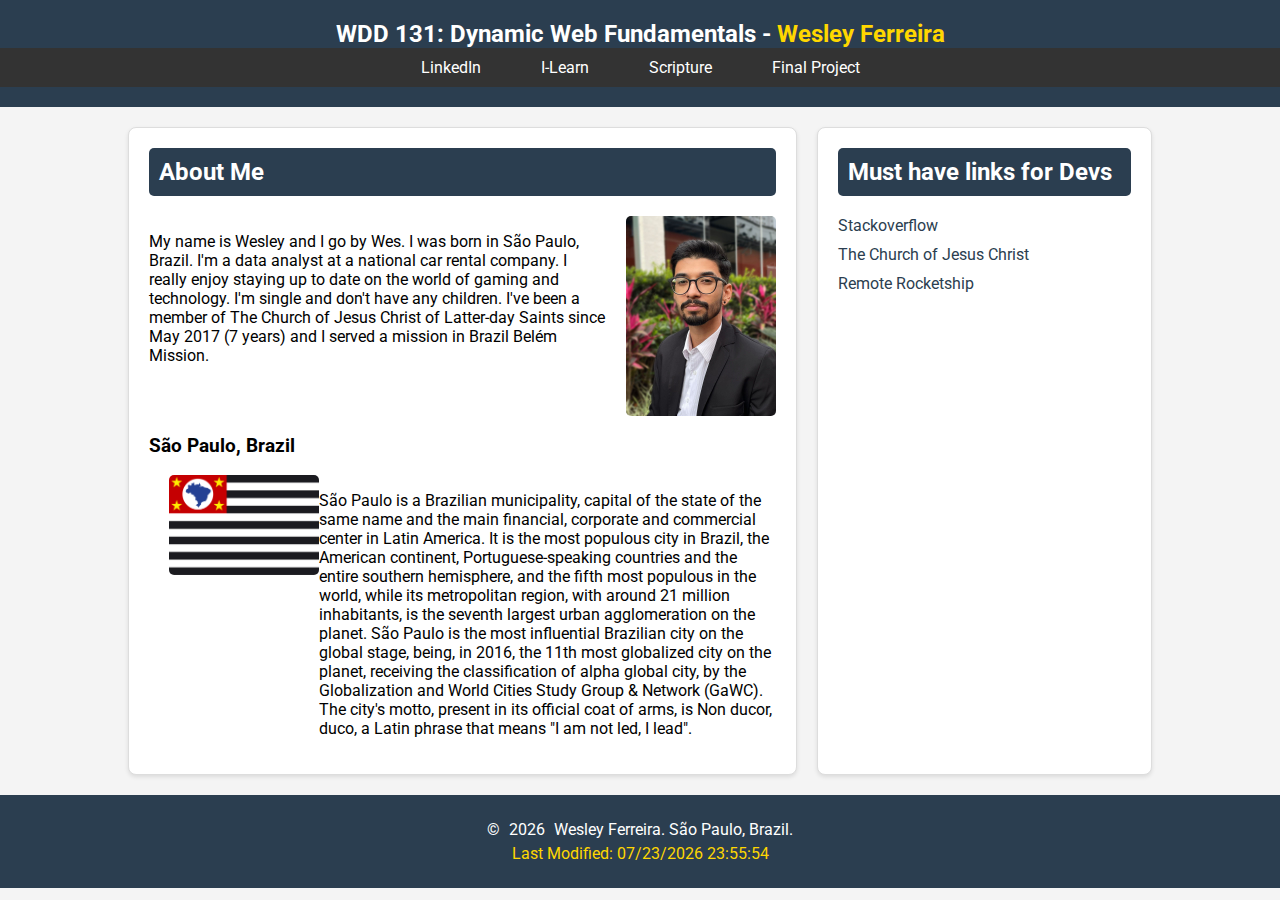
<file: index.html>
<!DOCTYPE html>
<html lang="en">

<head>
    <meta charset="UTF-8">
    <meta name="viewport" content="width=device-width, initial-scale=1.0">
    <title>WDD 131 - Dynamic Web Fundamentals - Wesley Ferreira</title>
    <meta name="description"
        content="WDD 131 - Dynamic Web Fundamentals. Wesley Ferreira. Keyword summary of page content">
    <meta name="author" content="Wesley Ferreira">
    <link href="https://fonts.googleapis.com/css2?family=Roboto:wght@400;700&display=swap" rel="stylesheet">
    <link rel="stylesheet" href="styles/base.css">
    <script src="scripts/getdates.js" defer></script>
</head>

<body>
    <header>
        <h1>WDD 131: Dynamic Web Fundamentals - <span>Wesley Ferreira</span></h1>
        <nav>
            <ul>
                <li><a href="https://www.linkedin.com/in/wesley-data" target="_blank">LinkedIn</a></li>
                <li><a href="https://byui.instructure.com/" target="_blank">I-Learn</a></li>
                <li><a href="https://www.churchofjesuschrist.org/study/scriptures/bofm/2-ne/2?lang=por#study_summary1"
                        target="_blank">Scripture</a></li>
                <li><a href="#" target="_blank">Final Project</a></li>
            </ul>
        </nav>
    </header>
    <main class="main-grid">
        <section class="card">
            <h2>About Me</h2>
            <div class="content">
                <p>My name is Wesley and I go by Wes. I was born in São Paulo, Brazil. I'm a data analyst at a national
                    car rental company. I really enjoy staying up to date on the world of gaming and technology. I'm
                    single and don't have any children. I've been a member of The Church of Jesus Christ of Latter-day
                    Saints since May 2017 (7 years) and I served a mission in Brazil Belém Mission.</p>
                <img src="images/Me.jpeg" alt="Wesley's Photo">
            </div>
            <h3>São Paulo, Brazil</h3>
            <div class="content">
                <img src="images/Sao Paulo flag.png" alt="SP Flag" class="flag">
                <p>São Paulo is a Brazilian municipality, capital of the state of the same name and the main financial,
                    corporate and commercial center in Latin America. It is the most populous city in Brazil, the
                    American continent, Portuguese-speaking countries and the entire southern hemisphere, and the fifth
                    most populous in the world, while its metropolitan region, with around 21 million inhabitants, is
                    the seventh largest urban agglomeration on the planet. São Paulo is the most influential Brazilian
                    city on the global stage, being, in 2016, the 11th most globalized city on the planet, receiving the
                    classification of alpha global city, by the Globalization and World Cities Study Group & Network
                    (GaWC). The city's motto, present in its official coat of arms, is Non ducor, duco, a Latin phrase
                    that means "I am not led, I lead".</p>
            </div>
        </section>
        <section class="card links">
            <h2>Must have links for Devs</h2>
            <ul>
                <li><a href="https://stackoverflow.com" target="_blank">Stackoverflow</a></li>
                <li><a href="https://www.churchofjesuschrist.org/?lang=eng" target="_blank">The Church of Jesus
                        Christ</a></li>
                <li><a href="https://www.remoterocketship.com" target="_blank">Remote Rocketship</a></li>
            </ul>
        </section>
    </main>
    <footer>
        <p>&copy; <span id="currentyear"></span> Wesley Ferreira. São Paulo, Brazil.</p>
        <p id="lastModified">Last Modified: </p>
    </footer>
</body>

</html>
</file>
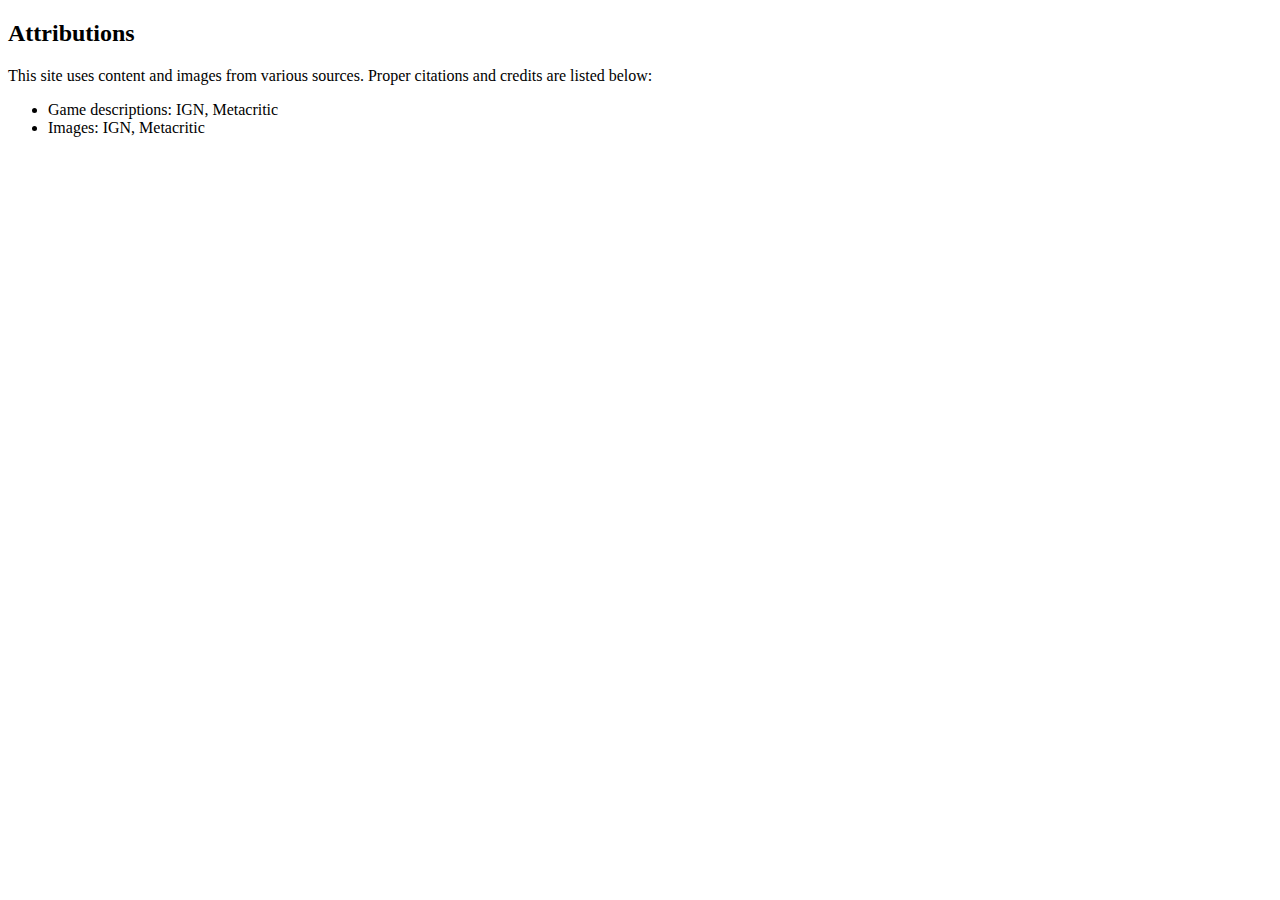
<file: attributions.html>
<!DOCTYPE html>
<html lang="en">
<head>
    <meta charset="UTF-8">
    <meta name="viewport" content="width=device-width, initial-scale=1.0">
    <title>Attributions</title>
</head>
<body>
    <main>
        <h2>Attributions</h2>
        <p>This site uses content and images from various sources. Proper citations and credits are listed below:</p>
        <ul>
            <li>Game descriptions: IGN, Metacritic</li>
            <li>Images: IGN, Metacritic</li>
        </ul>
    </main>
</body>
</html>
</file>
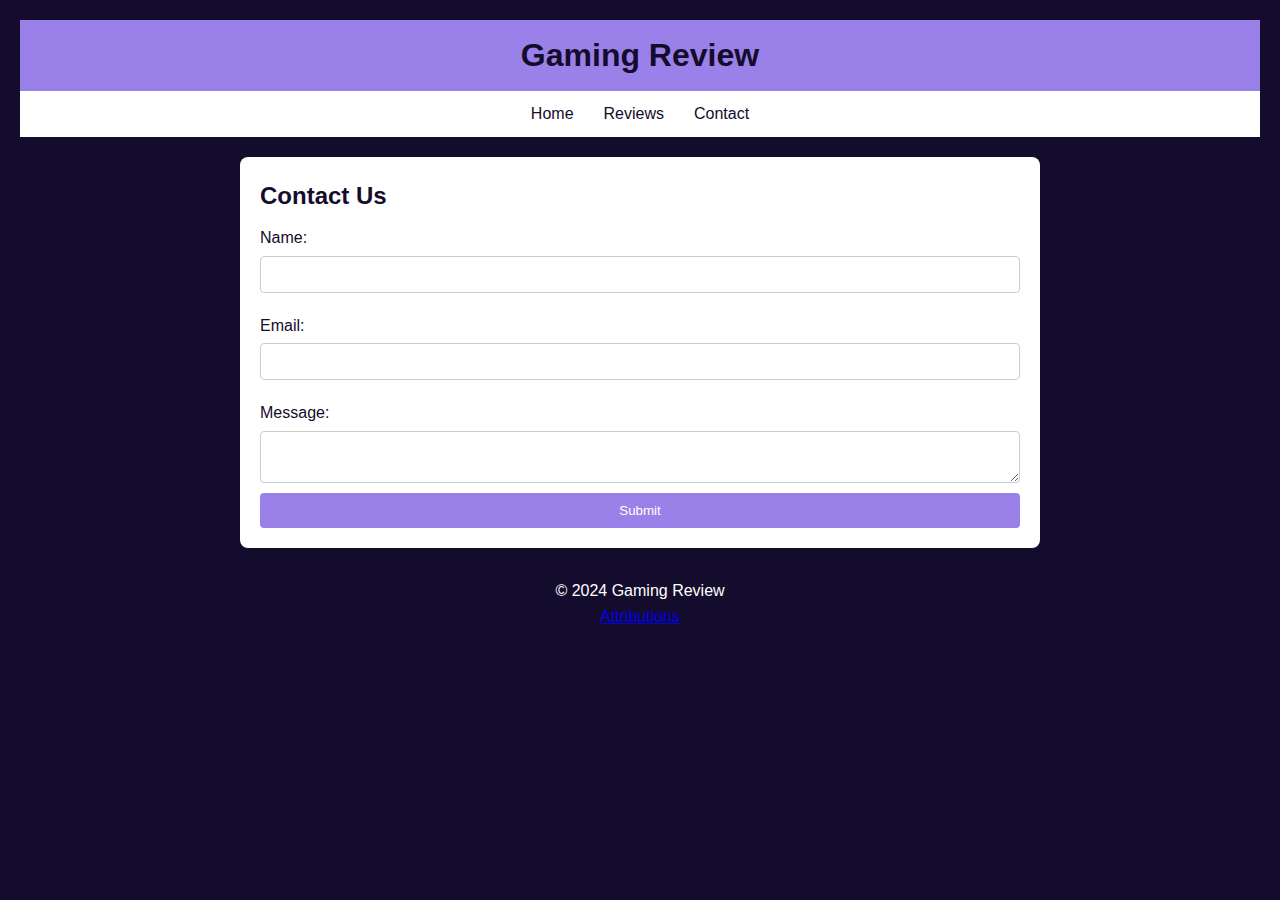
<file: contact.html>
<!DOCTYPE html>
<html lang="en">
<head>
    <meta charset="UTF-8">
    <meta name="viewport" content="width=device-width, initial-scale=1.0">
    <title>Contact Us</title>
    <link rel="stylesheet" href="styles/css.css">
</head>
<body>
    <header>
        <h1>Gaming Review</h1>
    </header>
    <nav>
        <a href="project.html">Home</a>
        <a href="reviews.html">Reviews</a>
        <a href="contact.html">Contact</a>
    </nav>
    <main>
        <h2>Contact Us</h2>
        <form id="contact-form">
            <label for="name">Name:</label>
            <input type="text" id="name" name="name">
            
            <label for="email">Email:</label>
            <input type="email" id="email" name="email" required>
            
            <label for="message">Message:</label>
            <textarea id="message" name="message"></textarea>
            
            <input type="submit" value="Submit">
        </form>
    </main>
    <footer>
        <p>&copy; 2024 Gaming Review</p>
        <a href="attributions.html">Attributions</a>
    </footer>
    <script src="scripts/jscript.js"></script>
</body>
</html>
</file>
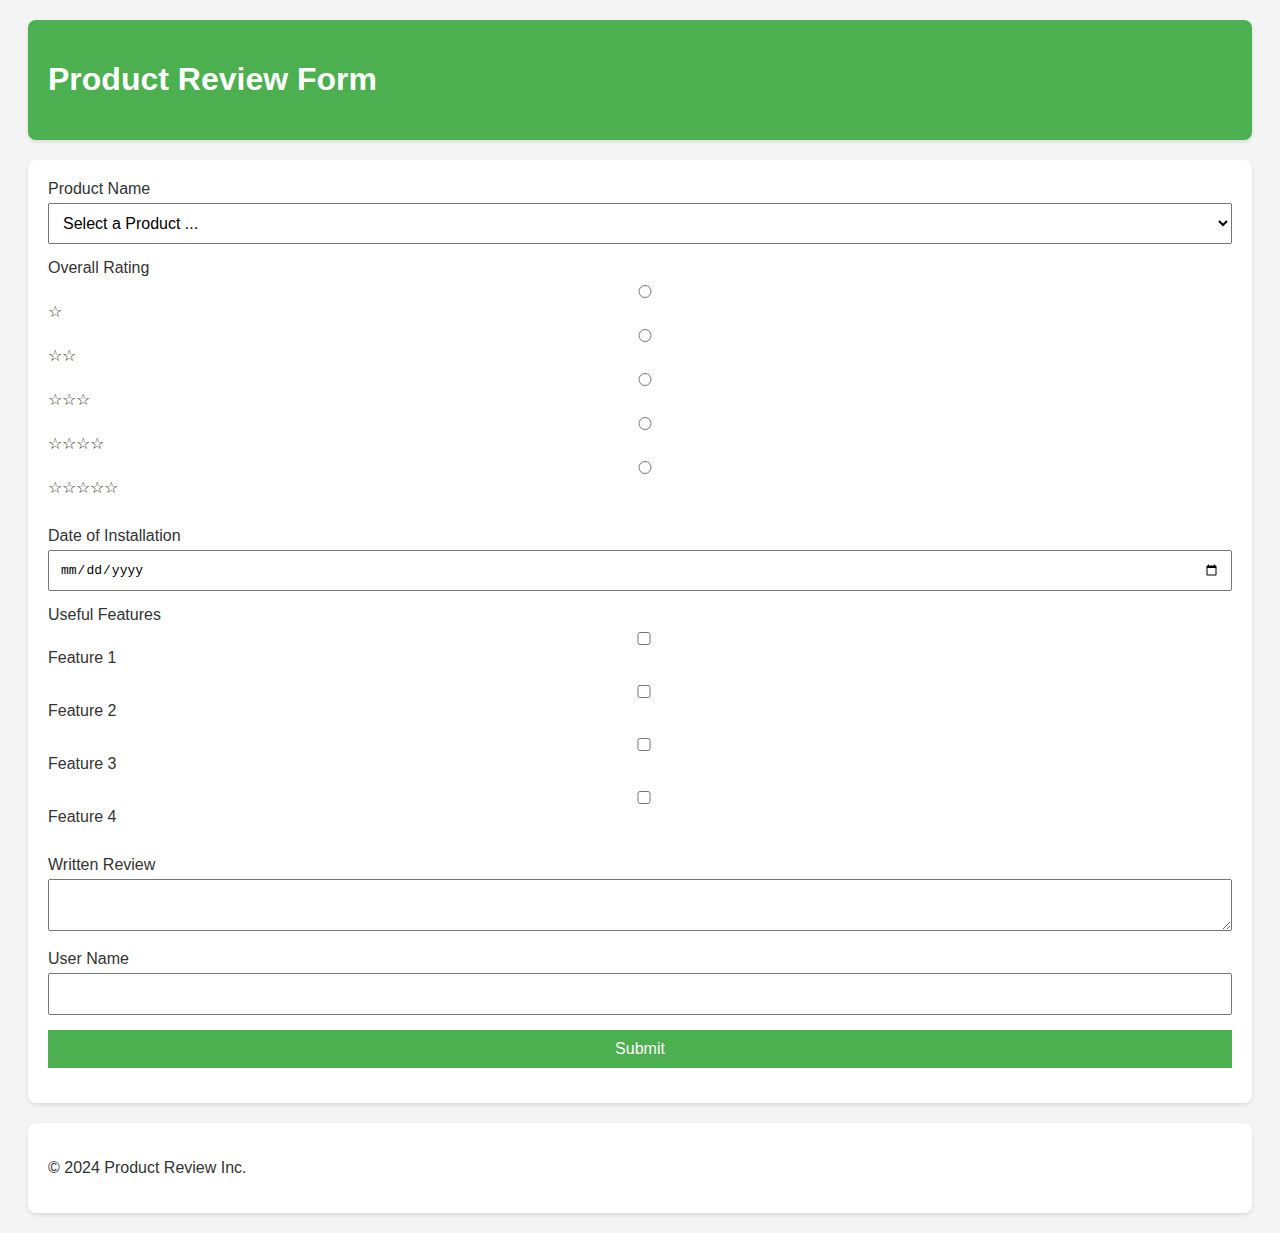
<file: form.html>
<!DOCTYPE html>
<html lang="en">

<head>
    <meta charset="UTF-8">
    <meta name="viewport" content="width=device-width, initial-scale=1.0">
    <title>Product Review Form</title>
    <meta name="description" content="WDD 131 - Wesley Ferreira - Product Review Form">
    <meta name="author" content="Wesley Ferreira">
    <link rel="stylesheet" href="styles/style.css">
</head>

<body>
    <header>
        <h1>Product Review Form</h1>
    </header>
    <main>
        <form id="review-form" method="get" action="review.html">
            <div>
                <label for="product-name">Product Name</label>
                <select id="product-name" name="product-name" required>
                    <option value="" disabled selected>Select a Product ...</option>
                </select>
            </div>
            <div>
                <label for="rating-form">Overall Rating</label>
                <div id="rating">
                    <input type="radio" id="rating-1" name="rating" value="1" required>
                    <label for="rating-1">☆</label>
                    <input type="radio" id="rating-2" name="rating" value="2" required>
                    <label for="rating-2">☆☆</label>
                    <input type="radio" id="rating-3" name="rating" value="3" required>
                    <label for="rating-3">☆☆☆</label>
                    <input type="radio" id="rating-4" name="rating" value="4" required>
                    <label for="rating-4">☆☆☆☆</label>
                    <input type="radio" id="rating-5" name="rating" value="5" required>
                    <label for="rating-5">☆☆☆☆☆</label>
                </div>
            </div>
            <div>
                <label for="installation-date">Date of Installation</label>
                <input type="date" id="installation-date" name="installation-date" required>
            </div>
            <div>
                <label>Useful Features</label>
                <div>
                    <input type="checkbox" id="feature1" name="features" value="feature1">
                    <label for="feature1">Feature 1</label>
                </div>
                <div>
                    <input type="checkbox" id="feature2" name="features" value="feature2">
                    <label for="feature2">Feature 2</label>
                </div>
                <div>
                    <input type="checkbox" id="feature3" name="features" value="feature3">
                    <label for="feature3">Feature 3</label>
                </div>
                <div>
                    <input type="checkbox" id="feature4" name="features" value="feature4">
                    <label for="feature4">Feature 4</label>
                </div>
            </div>
            <div>
                <label for="review">Written Review</label>
                <textarea id="review" name="review"></textarea>
            </div>
            <div>
                <label for="username">User Name</label>
                <input type="text" id="username" name="username">
            </div>
            <div>
                <input type="submit" value="Submit">
            </div>
        </form>
    </main>
    <footer>
        <p>&copy; 2024 Product Review Inc.</p>
    </footer>
    <script src="scripts/script.js"></script>
</body>

</html>
</file>
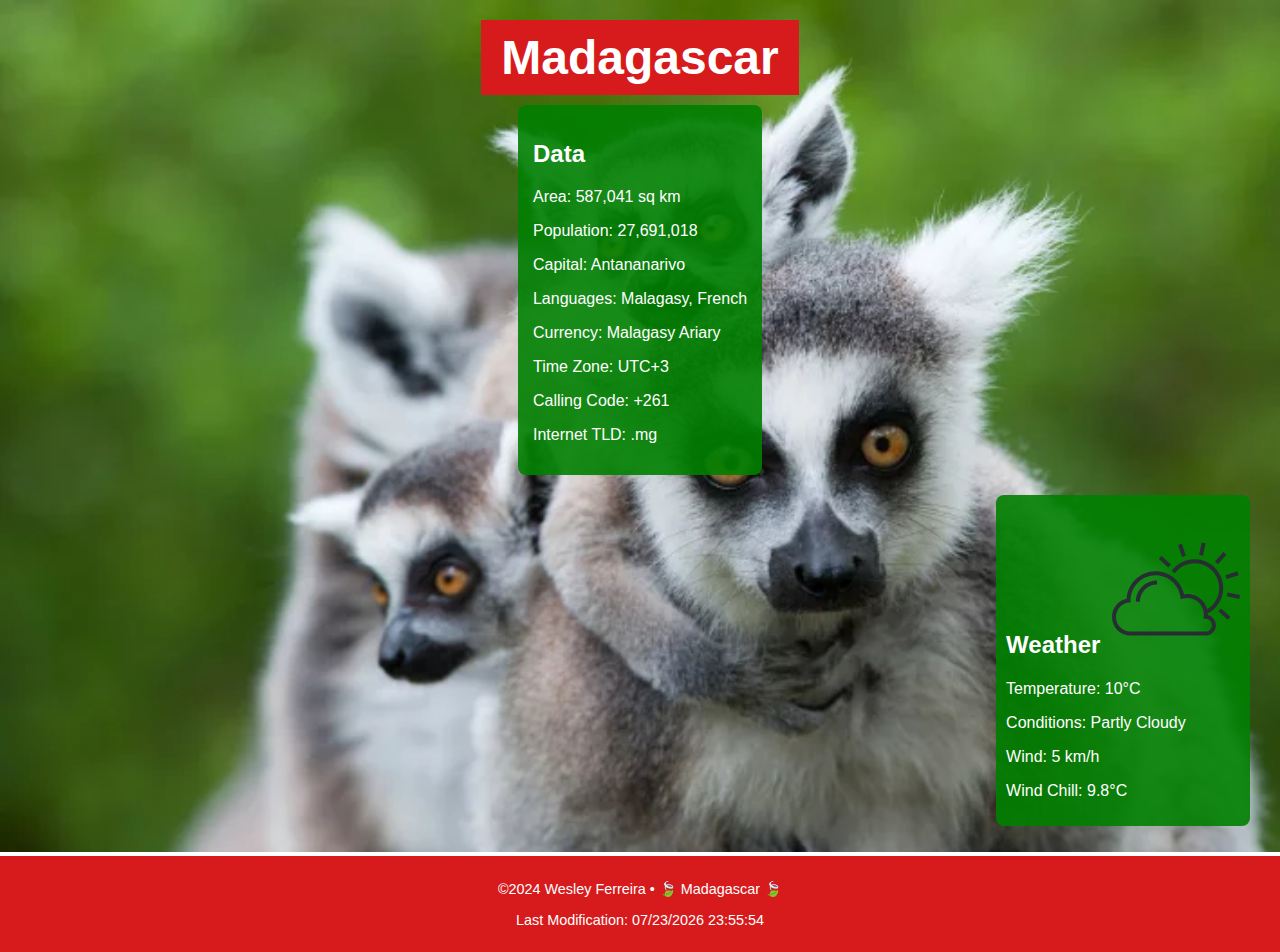
<file: place.html>
<!DOCTYPE html>
<html lang="en">
<head>
    <meta charset="UTF-8">
    <meta name="viewport" content="width=device-width, initial-scale=1.0">
    <link rel="stylesheet" href="styles/styles.css">
    <title>Madagascar</title>
</head>
<body>
    <div class="hero">
        <img src="images/madagascar.webp" alt="Madagascar" srcset="images/madagascar.webp 480w, images/madagascar.webp 768w, images/madagascar.webp 1200w" sizes="(max-width: 600px) 480px, (max-width: 900px) 768px, 1200px">
        <div class="overlay">
            <h1>Madagascar</h1>
            <div class="data">
                <h2>Data</h2>
                <p>Area: 587,041 sq km</p>
                <p>Population: 27,691,018</p>
                <p>Capital: Antananarivo</p>
                <p>Languages: Malagasy, French</p>
                <p>Currency: Malagasy Ariary</p>
                <p>Time Zone: UTC+3</p>
                <p>Calling Code: +261</p>
                <p>Internet TLD: .mg</p>
            </div>
            <div class="weather">
                <h2>Weather <span class="weather-icon"><svg xmlns="http://www.w3.org/2000/svg" width="128" height="128" xml:space="preserve"><path fill="#282D33" d="m89.738 17.398 3.898.84-2.67 12.39-3.897-.84zM69.905 18.72l3.86 12.066L69.968 32l-3.86-12.066zM49.597 31.053l9.345 8.512-2.685 2.948L46.912 34zM109.043 83.388l9.344 8.516-2.686 2.948-9.344-8.516zM115.669 67.396l12.33 2.684-.847 3.896-12.331-2.685zM125.461 46.352l1.222 3.795-12.018 3.868-1.221-3.795zM111.463 27.07l2.959 2.672-8.477 9.39-2.959-2.671z"/><g><path fill="#282D33" d="m94.486 89.054-1.66-3.625c8.743-4.007 14.393-12.83 14.393-22.479 0-13.613-11.025-24.689-24.576-24.689-7.85 0-15.042 3.637-19.736 9.977l-3.204-2.372c5.373-7.259 13.948-11.592 22.94-11.592 15.75 0 28.563 12.864 28.563 28.675-.001 11.202-6.562 21.45-16.72 26.105z"/></g><g><path fill="#282D33" d="M94.466 110.599H18.497C8.297 110.599 0 102.268 0 92.026c0-8.853 6.187-16.372 14.651-18.163.79-15.372 13.498-27.636 29.005-27.636 13.713 0 25.557 9.76 28.391 23.031a20.04 20.04 0 0 1 3.376-.292c11.263 0 20.426 9.2 20.426 20.508 0 .154-.002.309-.006.466 4.646 1.07 8.047 5.207 8.049 10.187 0 5.433-4.141 9.911-9.42 10.424l-.006.048zm-3.214-4.161 1.667.145c.181.016.36.03.542.03 3.554 0 6.445-2.909 6.445-6.485-.002-3.522-2.745-6.363-6.246-6.468l-2.174-.064.254-2.159c.082-.705.122-1.347.122-1.962 0-9.109-7.374-16.521-16.438-16.521-1.462 0-2.955.211-4.439.628l-2.205.618-.31-2.269C66.78 59.55 56.112 50.214 43.657 50.214c-13.817 0-25.058 11.29-25.058 25.167l.005 1.961-1.767.202c-7.326.838-12.85 7.064-12.85 14.482 0 8.042 6.509 14.586 14.51 14.586h72.709l.046-.174z"/></g><g><path fill="#282D33" d="m27.898 76.656-3.987-.014c.042-11.621 9.494-21.077 21.071-21.077v3.987c-9.386.001-17.05 7.674-17.084 17.104z"/></g></svg></span></h2>
                <p>Temperature: 10°C</p>
                <p>Conditions: Partly Cloudy</p>
                <p>Wind: 5 km/h</p>
                <p>Wind Chill: <span id="windChill">9.8°C</span></p>
            </div>
        </div>
    </div>
    <footer>
        <p>©2024 Wesley Ferreira • 🍃 Madagascar 🍃</p>
        <p>Last Modification: <span id="lastModified"></span></p>
    </footer>
    <script src="scripts/place.js" defer></script>
</body>
</html>
</file>
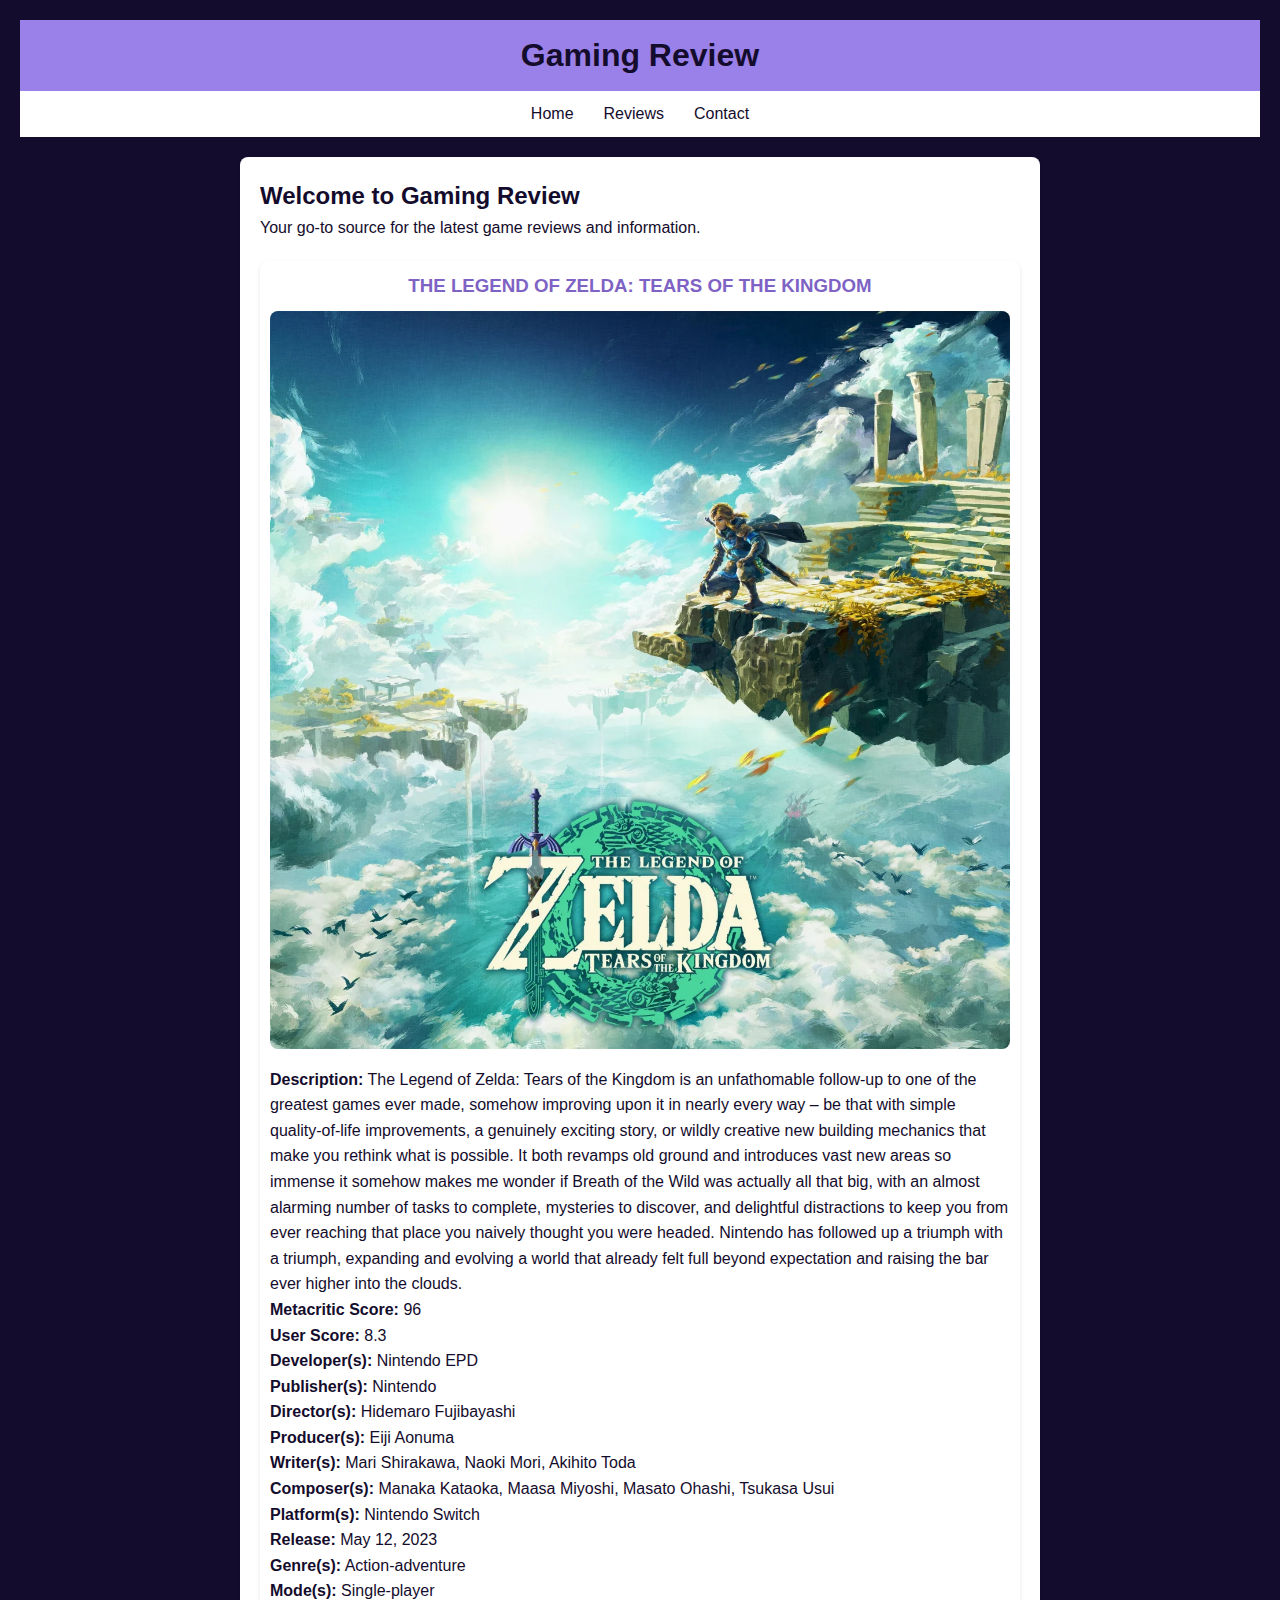
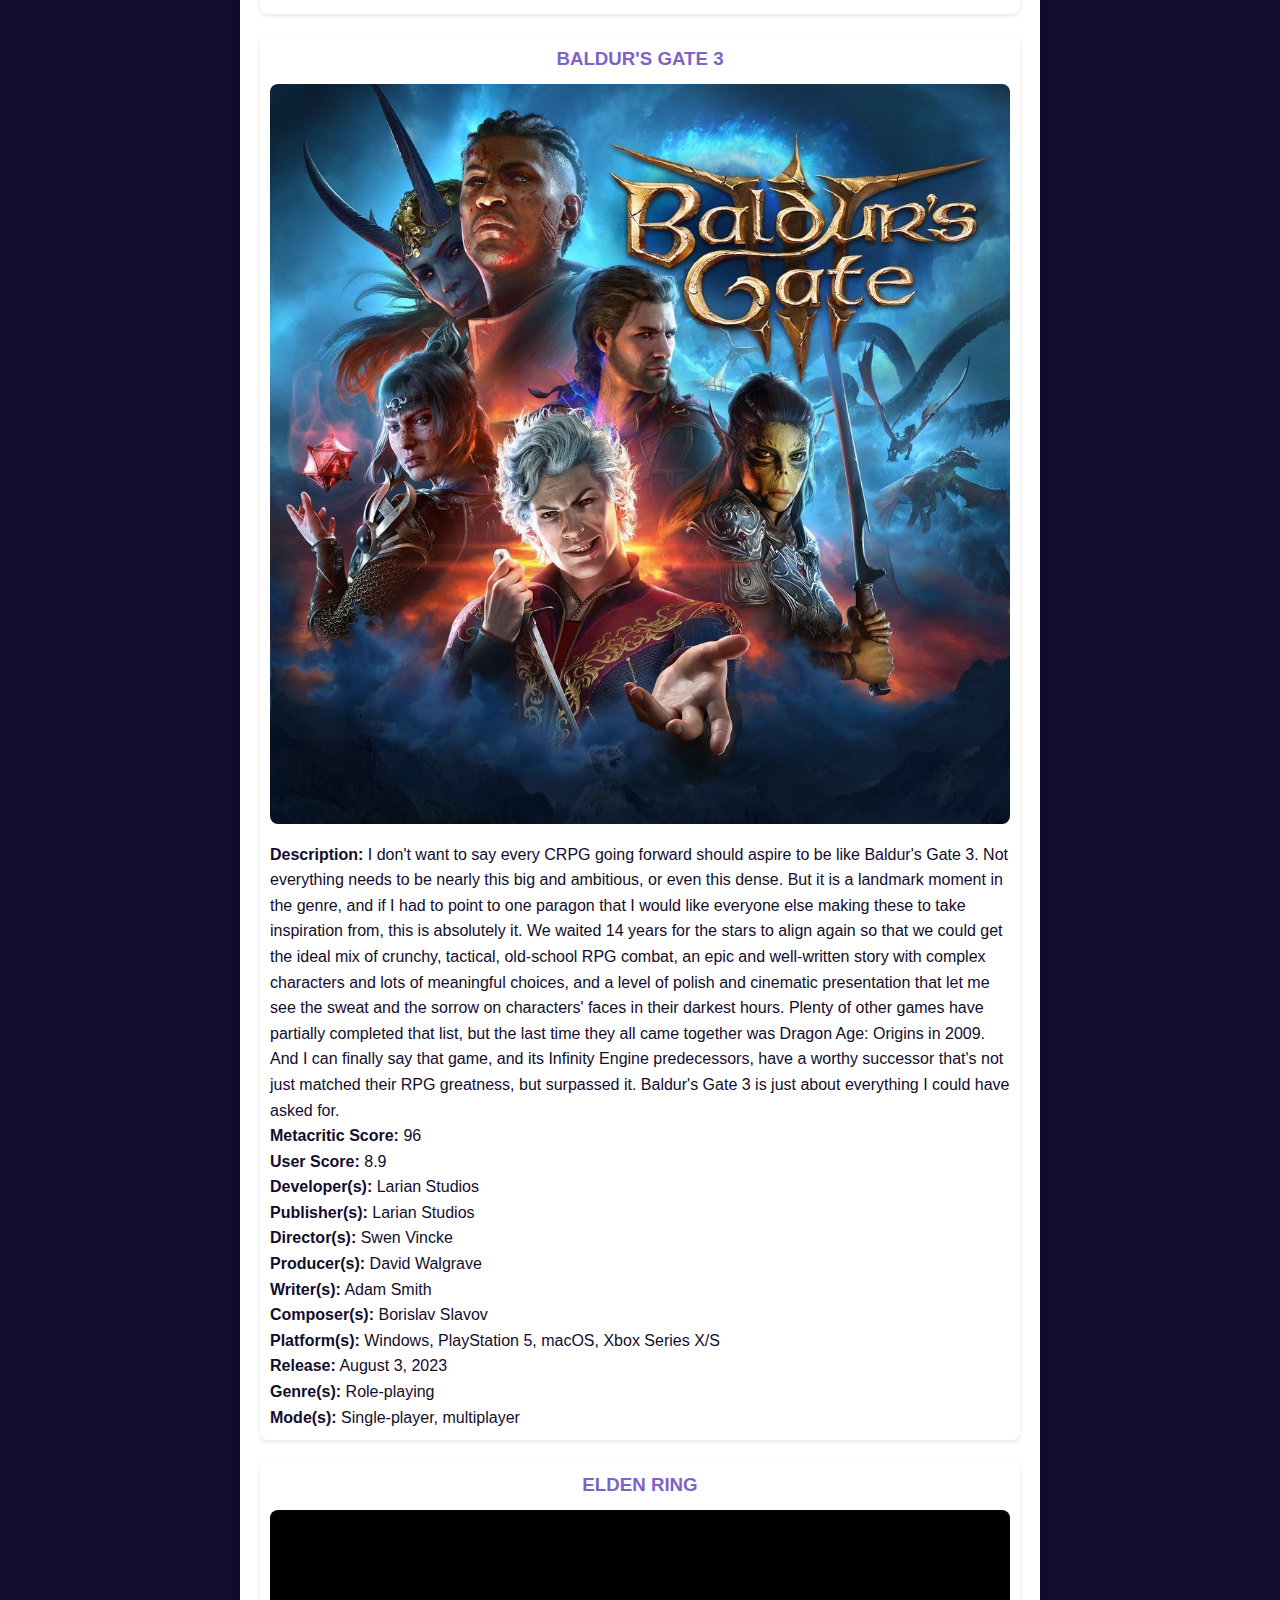
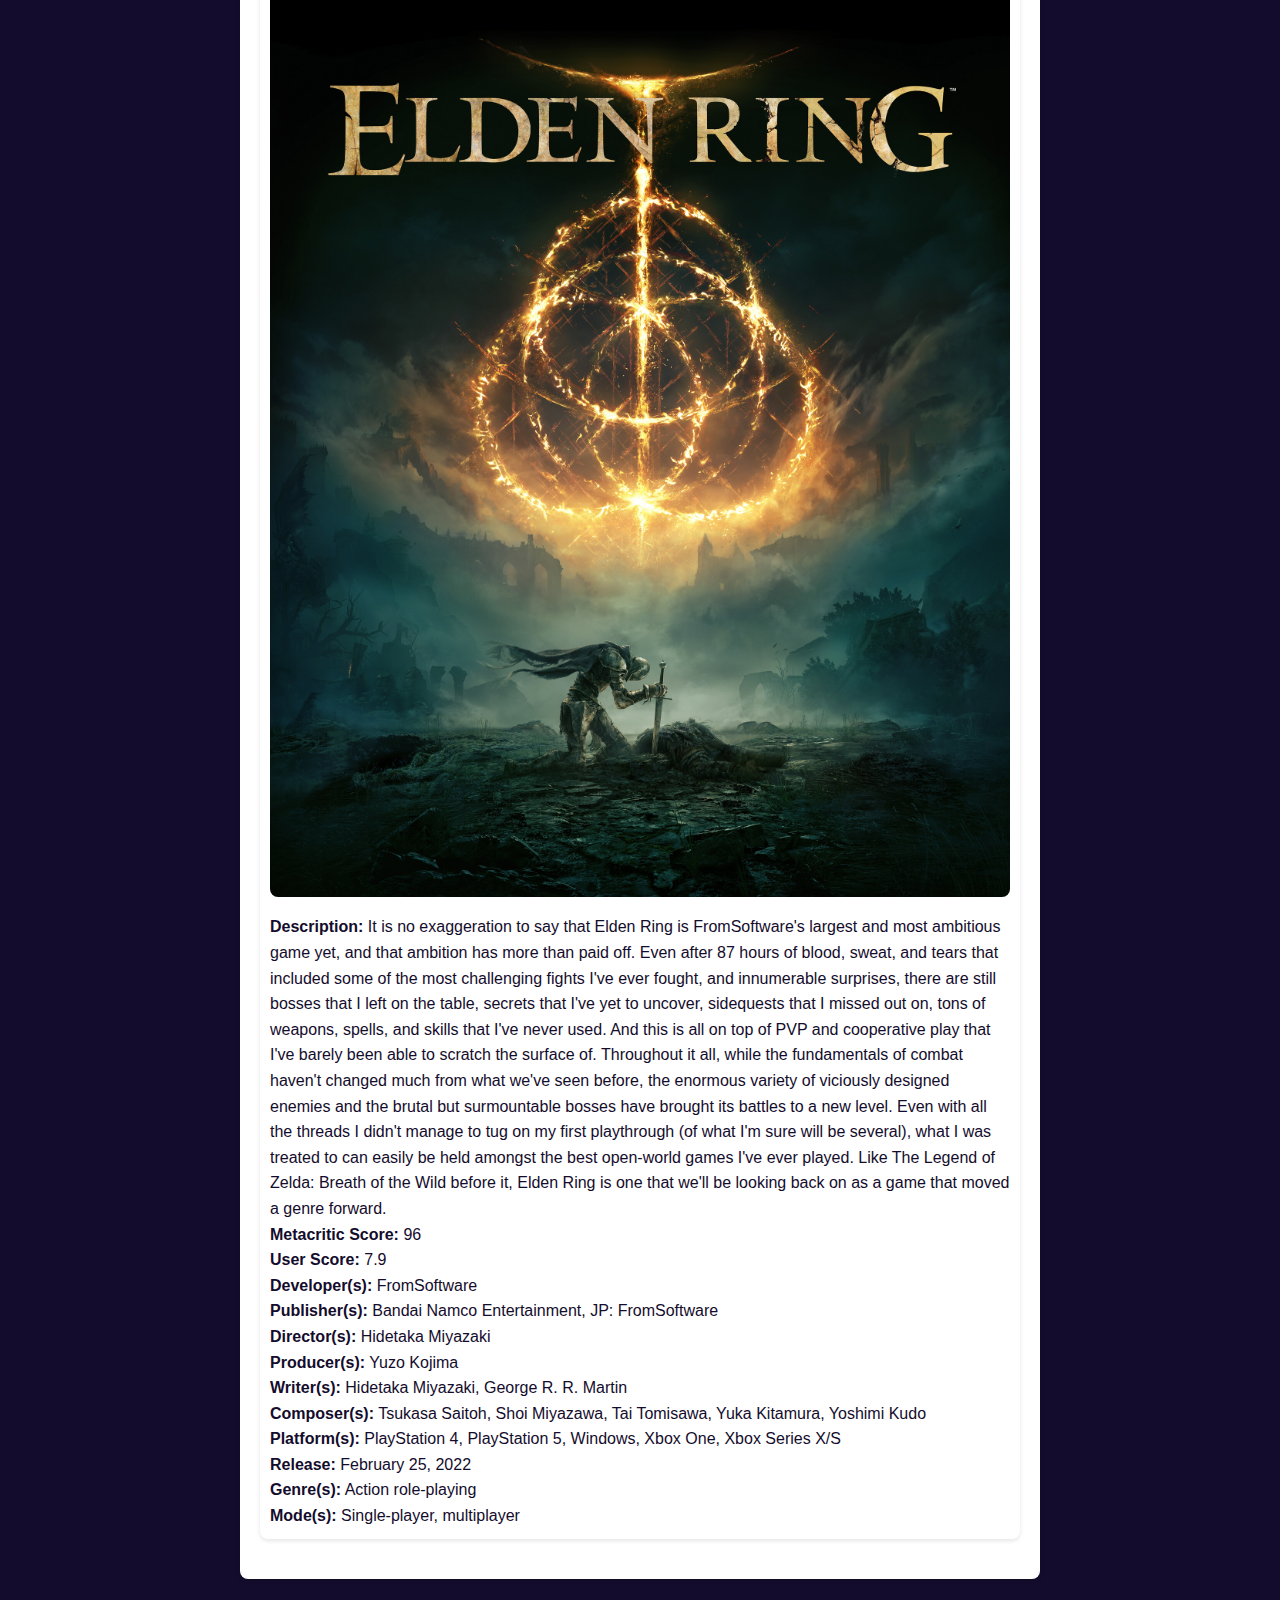
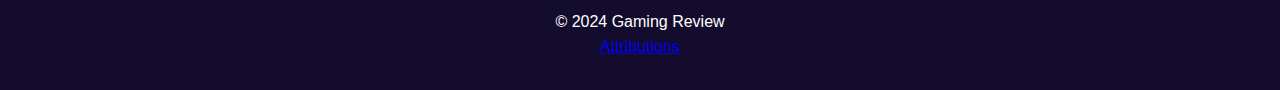
<file: project.html>
<!DOCTYPE html>
<html lang="en">
<head>
    <meta charset="UTF-8">
    <meta name="viewport" content="width=device-width, initial-scale=1.0">
    <title>Gaming Review</title>
    <link rel="stylesheet" href="styles/css.css">
</head>
<body>
    <header>
        <h1>Gaming Review</h1>
    </header>
    <nav>
        <a href="project.html">Home</a>
        <a href="reviews.html">Reviews</a>
        <a href="contact.html">Contact</a>
    </nav>
    <main>
        <h2>Welcome to Gaming Review</h2>
        <p>Your go-to source for the latest game reviews and information.</p>
        <div id="games-list"></div>
    </main>
    <footer>
        <p>&copy; 2024 Gaming Review</p>
        <a href="attributions.html">Attributions</a>
    </footer>
    <script src="scripts/jscript.js"></script>
</body>
</html>
</file>
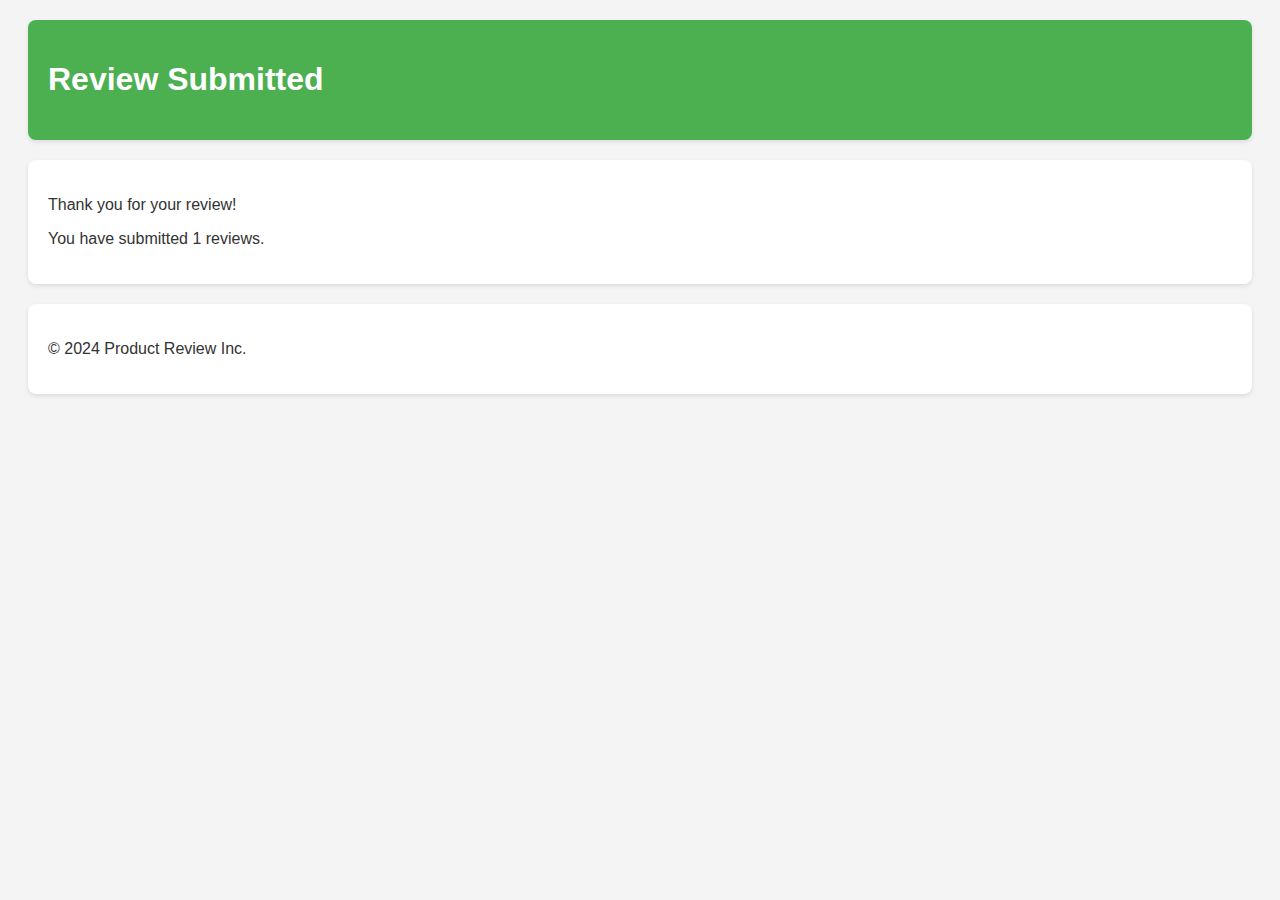
<file: review.html>
<!DOCTYPE html>
<html lang="en">
<head>
    <meta charset="UTF-8">
    <meta name="viewport" content="width=device-width, initial-scale=1.0">
    <title>Review Confirmation</title>
    <link rel="stylesheet" href="styles/style.css">
</head>
<body>
    <header>
        <h1>Review Submitted</h1>
    </header>
    <main>
        <p>Thank you for your review!</p>
        <p>You have submitted <span id="review-count">0</span> reviews.</p>
    </main>
    <footer>
        <p>&copy; 2024 Product Review Inc.</p>
    </footer>
    <script>
        document.addEventListener("DOMContentLoaded", () => {
            let reviewCount = localStorage.getItem("reviewCount") || 0;
            reviewCount++;
            localStorage.setItem("reviewCount", reviewCount);
            document.getElementById("review-count").textContent = reviewCount;
        });
    </script>
</body>
</html>
</file>
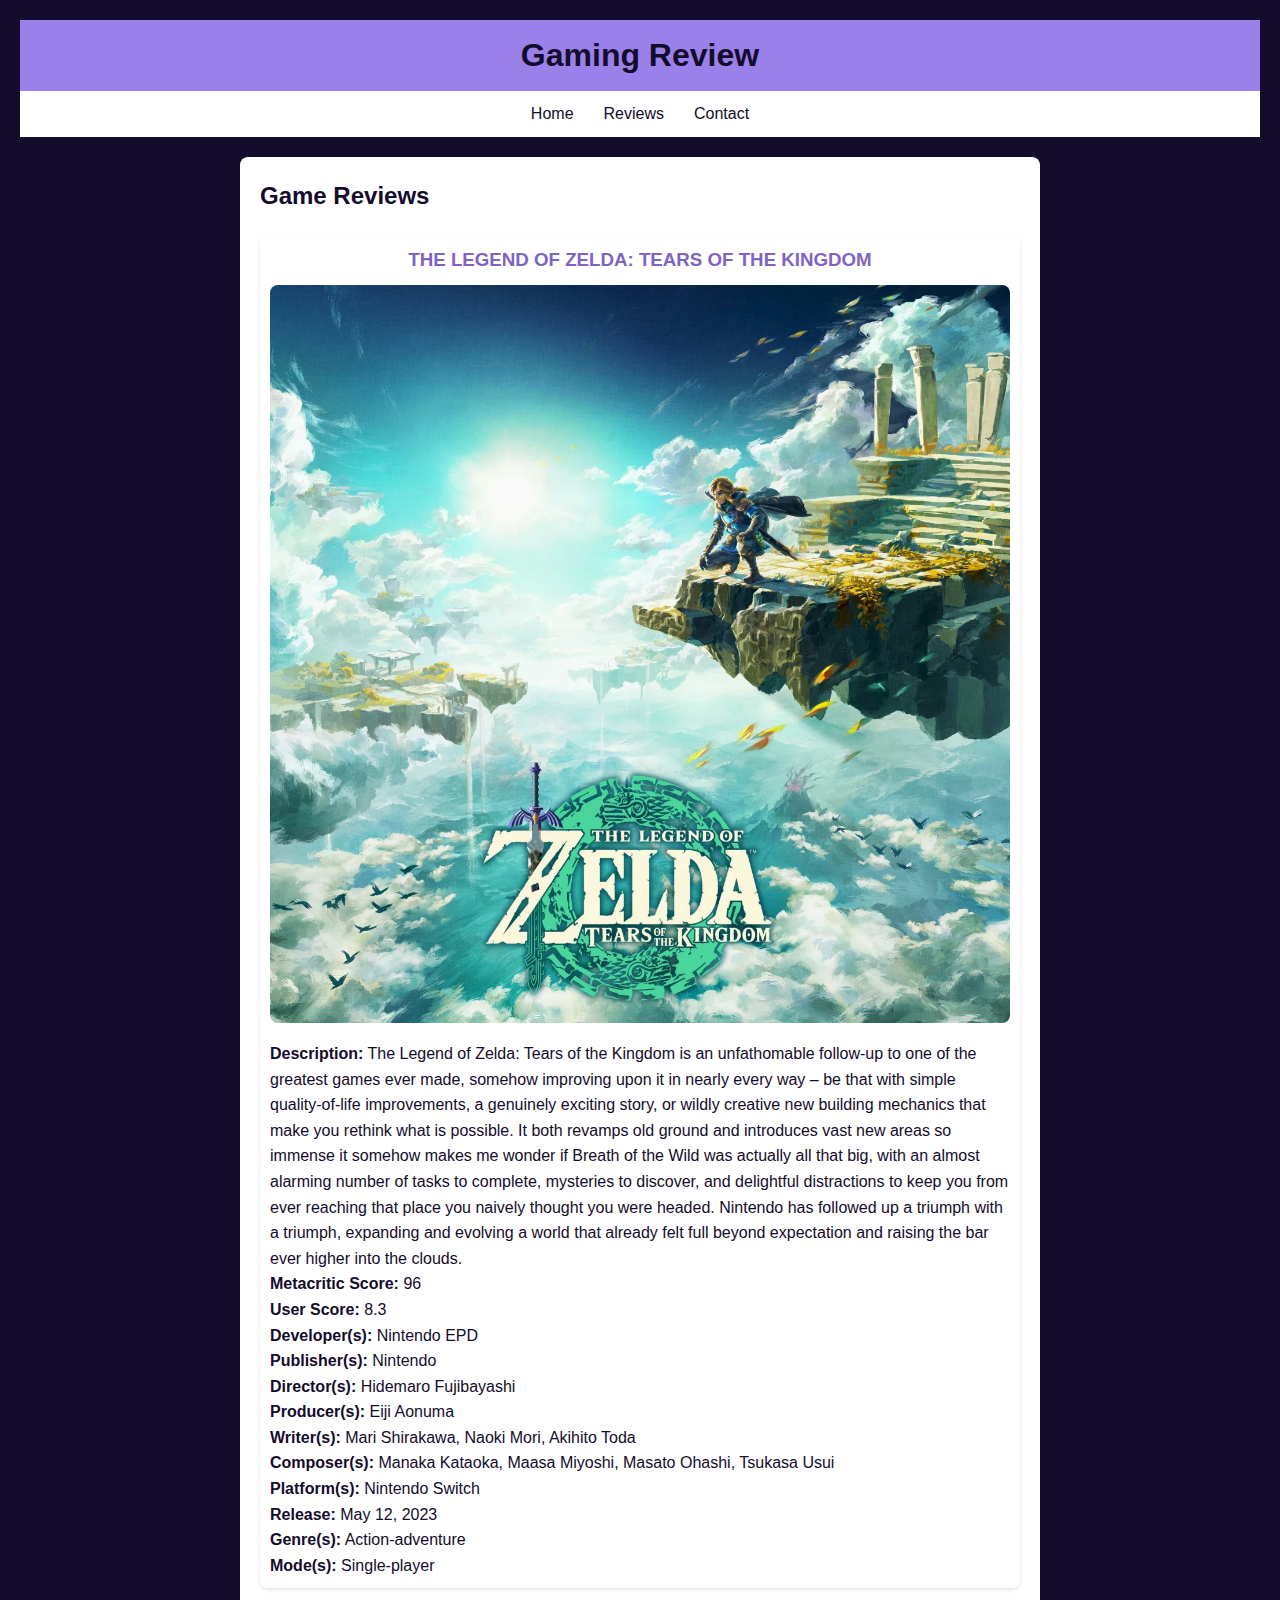
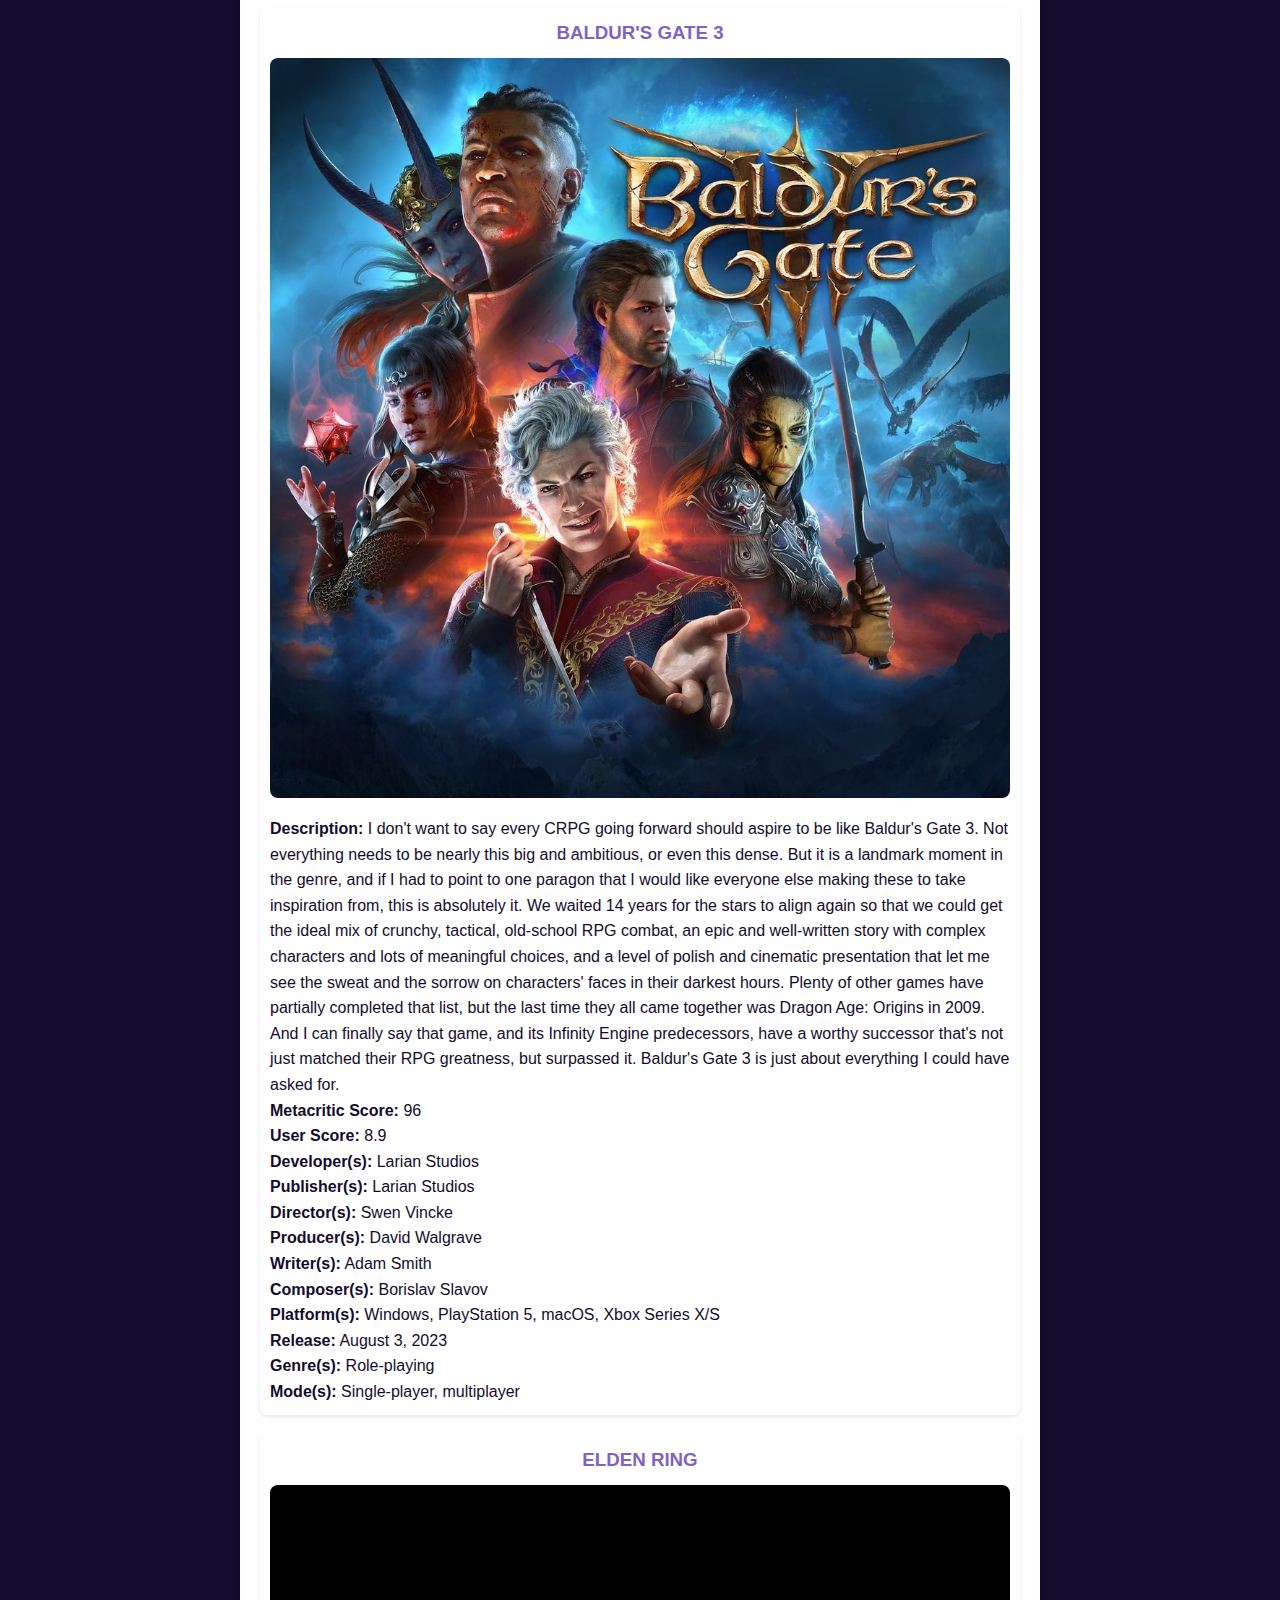
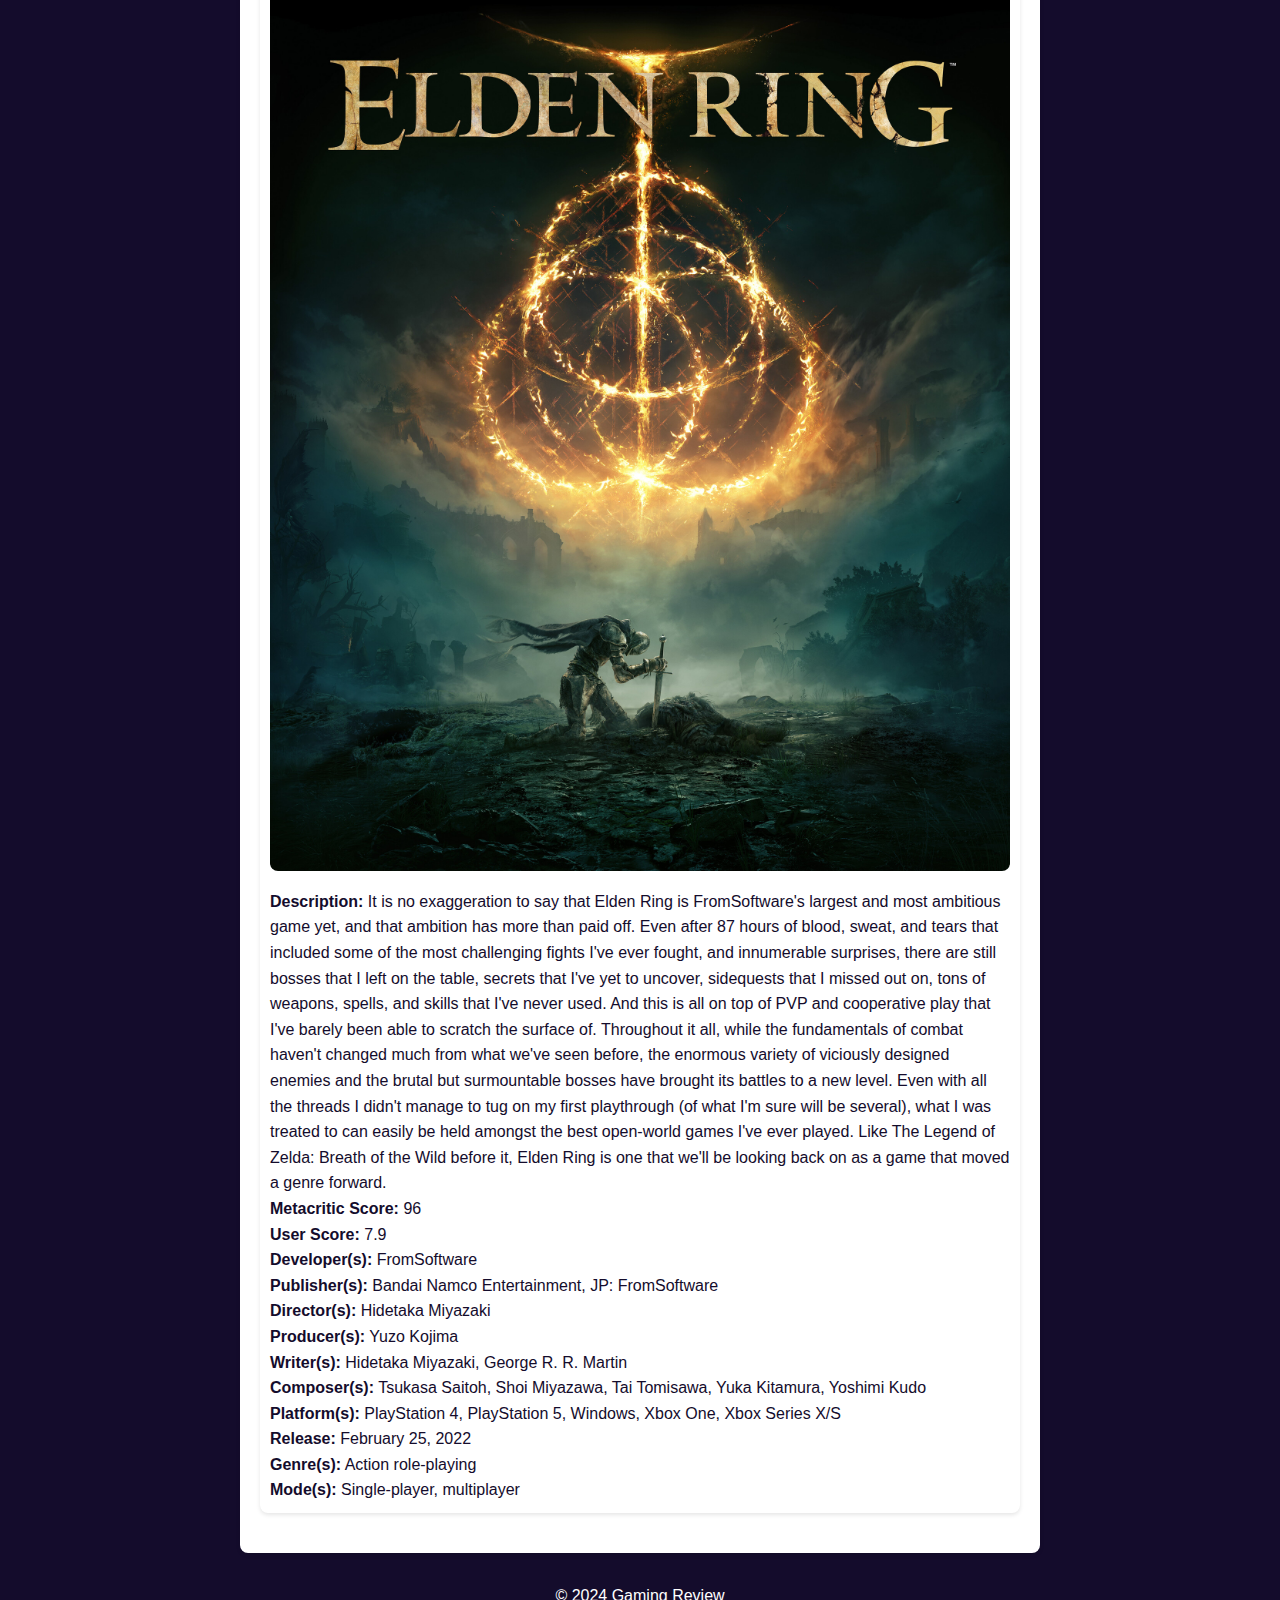
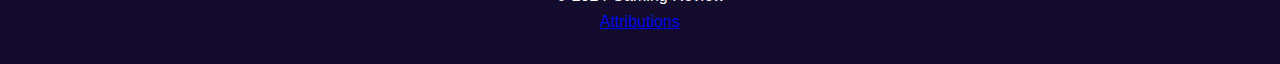
<file: reviews.html>
<!DOCTYPE html>
<html lang="en">
<head>
    <meta charset="UTF-8">
    <meta name="viewport" content="width=device-width, initial-scale=1.0">
    <title>Game Reviews</title>
    <link rel="stylesheet" href="styles/css.css">
</head>
<body>
    <header>
        <h1>Gaming Review</h1>
    </header>
    <nav>
        <a href="project.html">Home</a>
        <a href="reviews.html">Reviews</a>
        <a href="contact.html">Contact</a>
    </nav>
    <main>
        <h2>Game Reviews</h2>
        <div id="games-list"></div>
    </main>
    <footer>
        <p>&copy; 2024 Gaming Review</p>
        <a href="attributions.html">Attributions</a>
    </footer>
    <script src="scripts/jscript.js"></script>
</body>
</html>
</file>
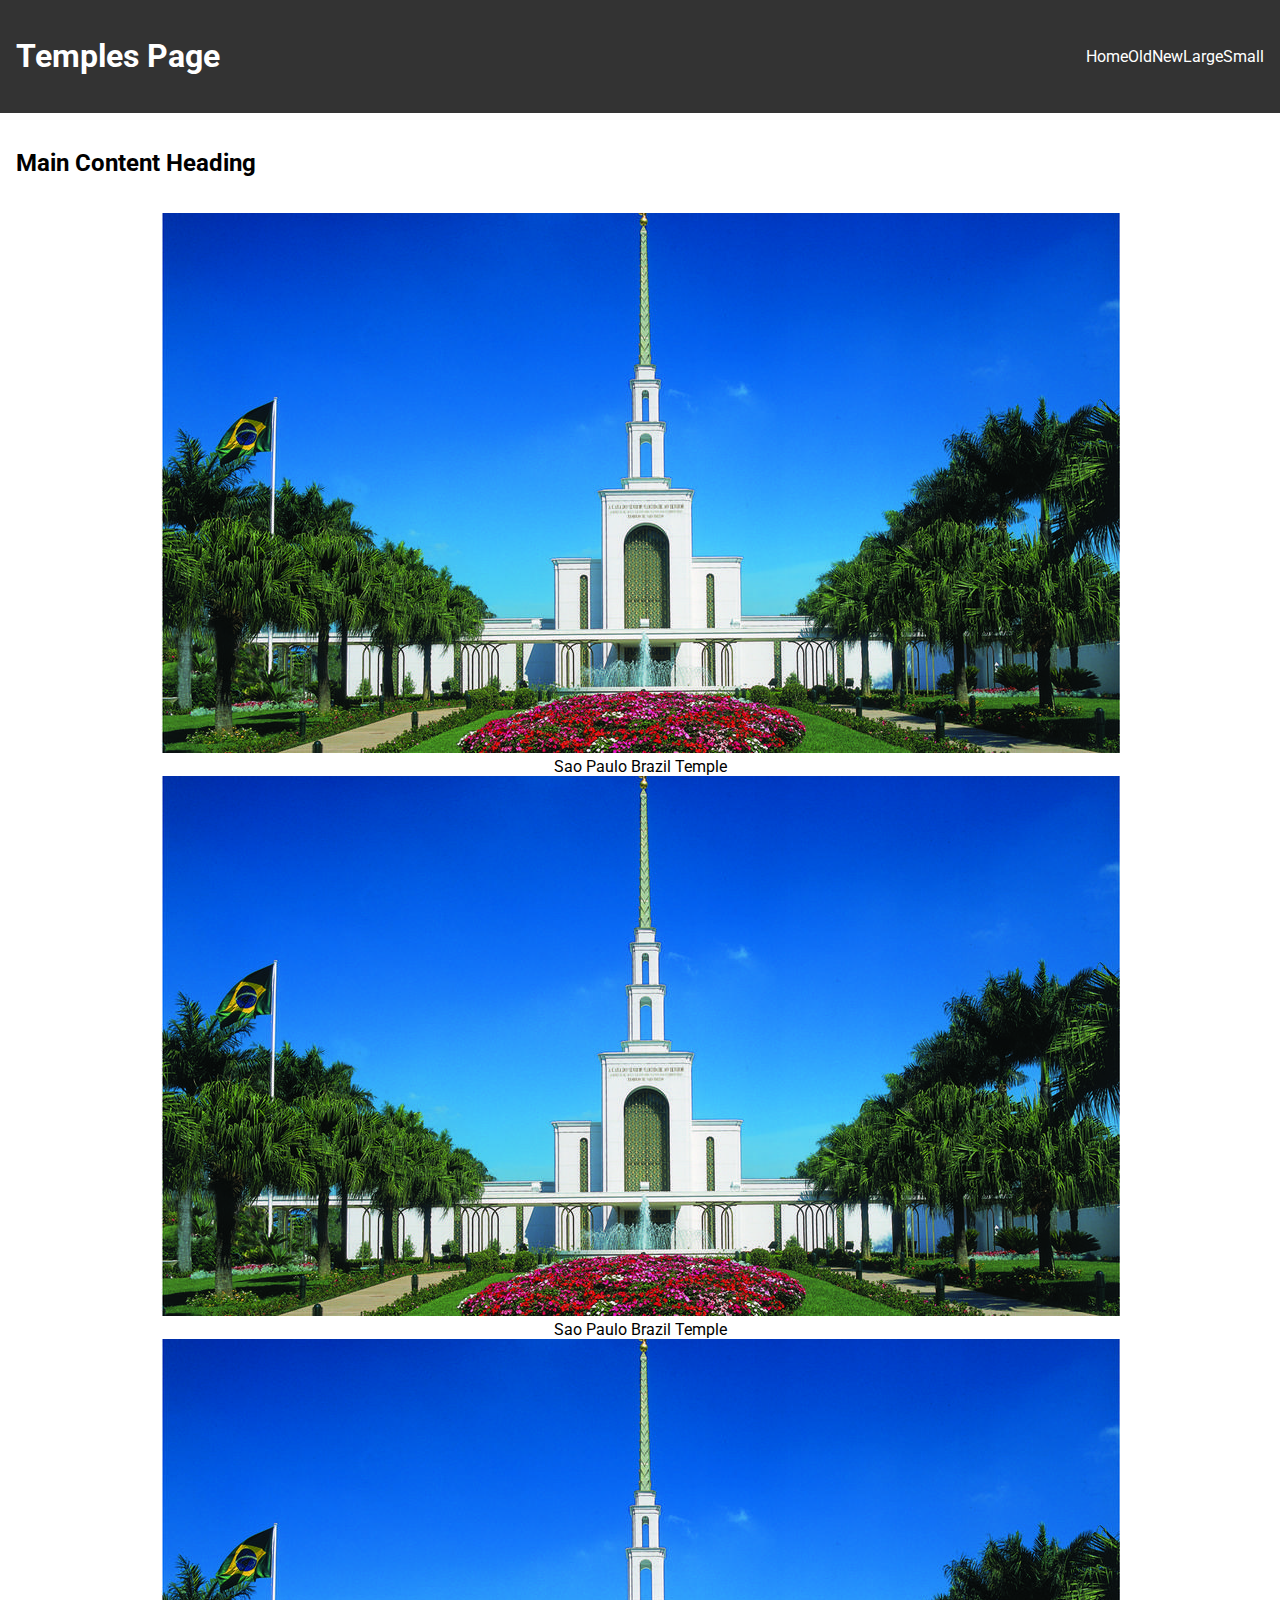
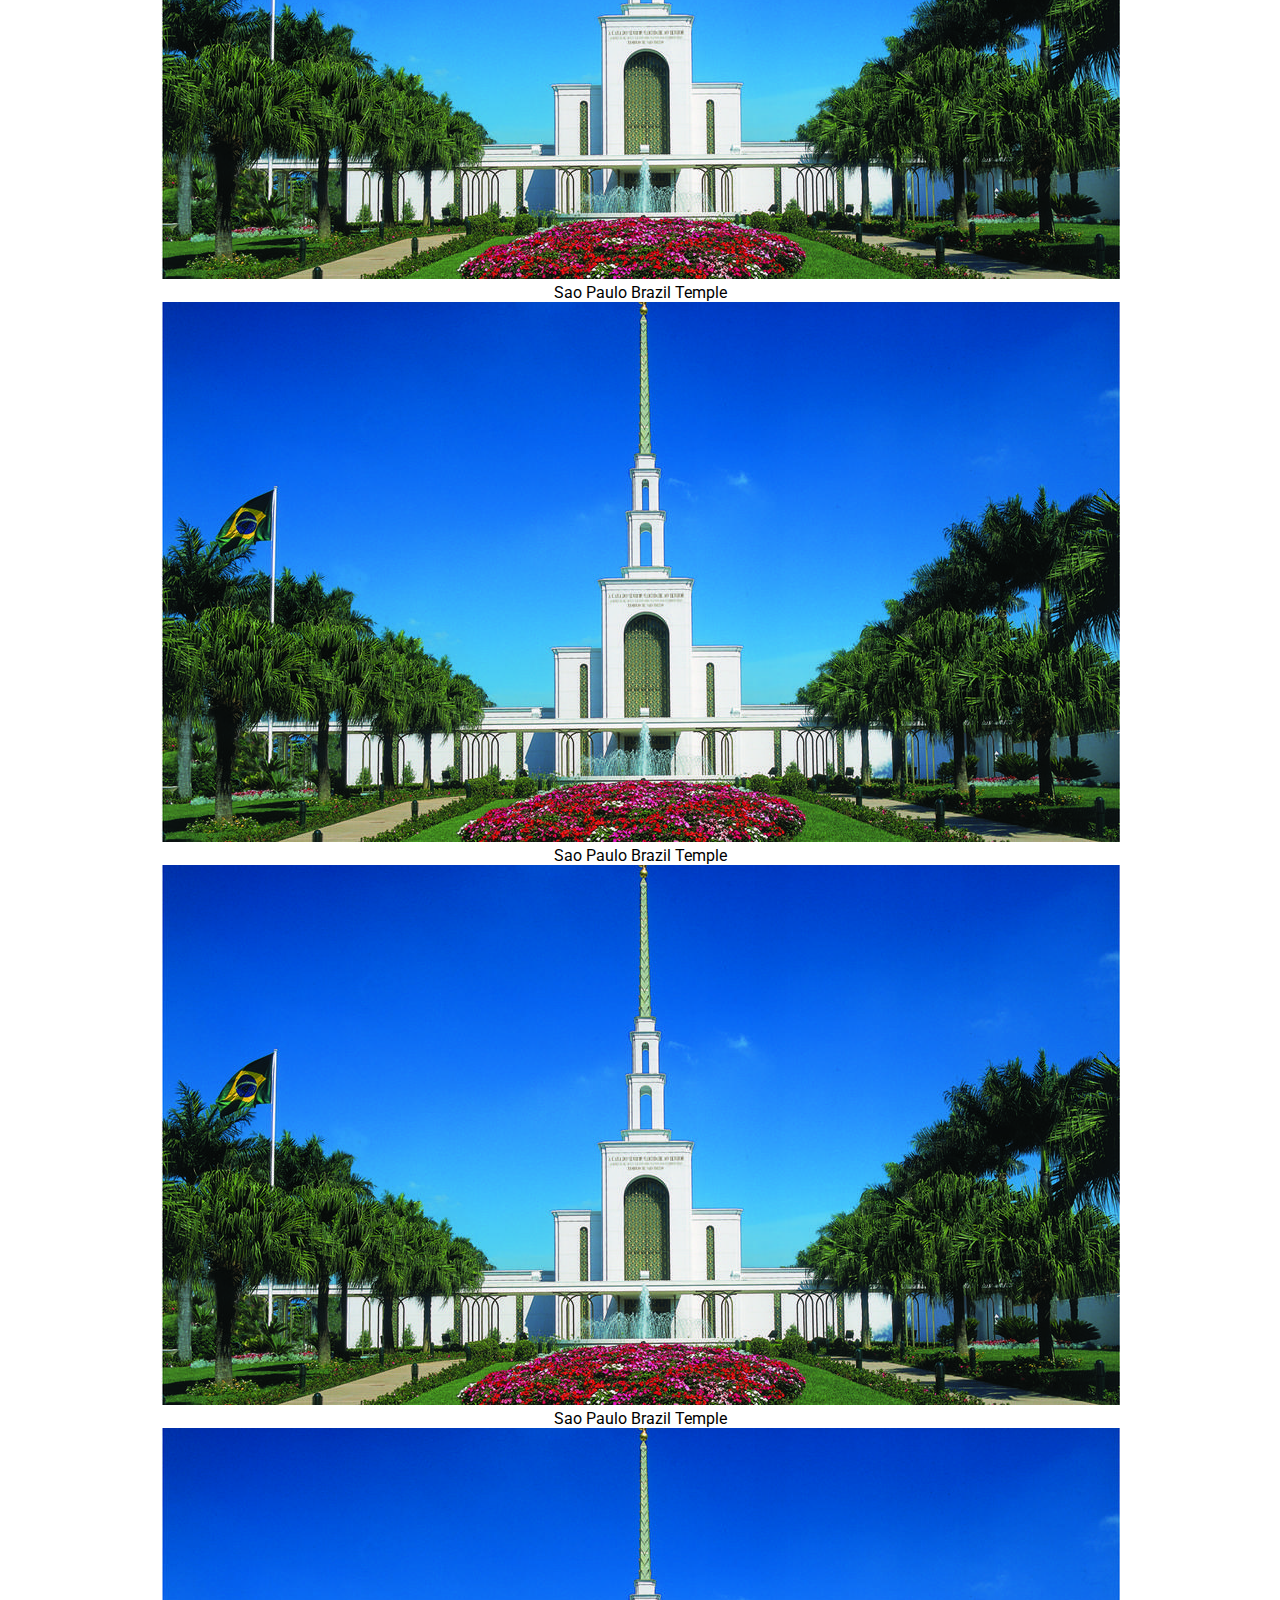
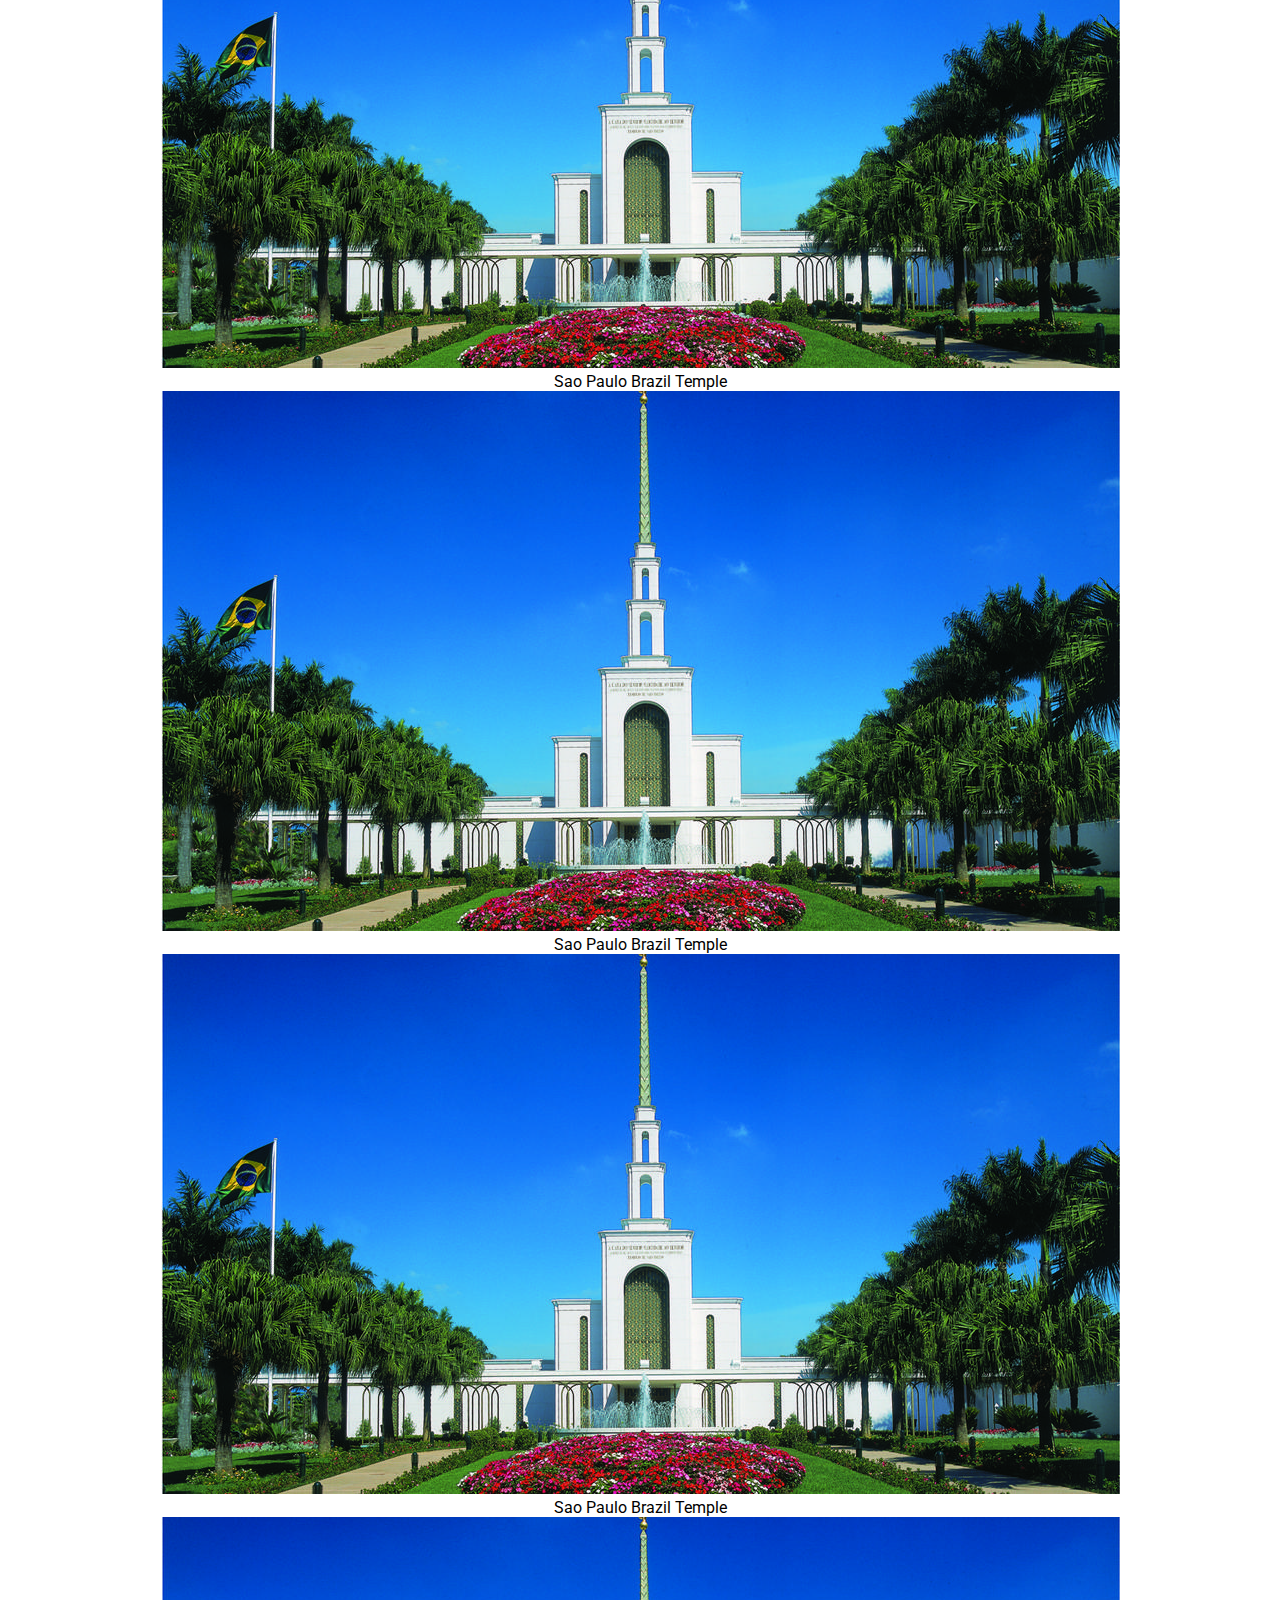
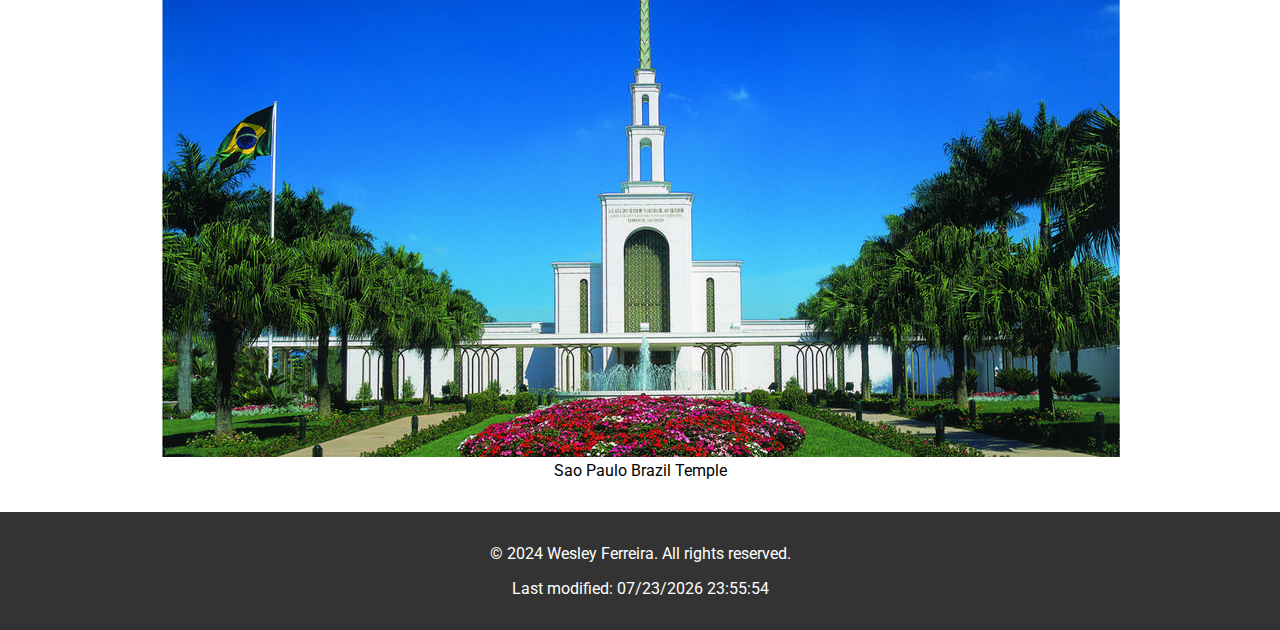
<file: temples.html>
<!DOCTYPE html>
<html lang="en">

<head>
    <meta charset="UTF-8">
    <meta name="viewport" content="width=device-width, initial-scale=1.0">
    <title>Temples Page</title>
    <meta name="description" content="Temples page description">
    <meta name="author" content="[Wesley Ferreira]">

    <!-- Link to Google Fonts - Replace with your chosen fonts -->
    <link rel="preconnect" href="https://fonts.googleapis.com">
    <link rel="preconnect" href="https://fonts.gstatic.com" crossorigin>
    <link href="https://fonts.googleapis.com/css2?family=Roboto&display=swap" rel="stylesheet">

    <!-- Link to CSS files -->
    <link rel="stylesheet" href="styles/temples.css">
    <link rel="stylesheet" href="styles/temples-large.css">

    <!-- Deferred script for JavaScript -->
    <script defer src="scripts/temples.js"></script>
</head>

<body>
    <header>
        <h1>Temples Page</h1>
        <nav>
            <ul>
                <li><a href="#">Home</a></li>
                <li><a href="#">Old</a></li>
                <li><a href="#">New</a></li>
                <li><a href="#">Large</a></li>
                <li><a href="#">Small</a></li>
            </ul>
        </nav>
    </header>

    <main>
        <h2>Main Content Heading</h2>
        <section class="temples-grid">
            <figure>
                <img src="images/SP-Temple.jpg" alt="Sao Paulo Brazil Temple">
                <figcaption>Sao Paulo Brazil Temple</figcaption>
                <img src="images/SP-Temple.jpg" alt="Sao Paulo Brazil Temple">
                <figcaption>Sao Paulo Brazil Temple</figcaption>
                <img src="images/SP-Temple.jpg" alt="Sao Paulo Brazil Temple">
                <figcaption>Sao Paulo Brazil Temple</figcaption>
                <img src="images/SP-Temple.jpg" alt="Sao Paulo Brazil Temple">
                <figcaption>Sao Paulo Brazil Temple</figcaption>
                <img src="images/SP-Temple.jpg" alt="Sao Paulo Brazil Temple">
                <figcaption>Sao Paulo Brazil Temple</figcaption>
                <img src="images/SP-Temple.jpg" alt="Sao Paulo Brazil Temple">
                <figcaption>Sao Paulo Brazil Temple</figcaption>
                <img src="images/SP-Temple.jpg" alt="Sao Paulo Brazil Temple">
                <figcaption>Sao Paulo Brazil Temple</figcaption>
                <img src="images/SP-Temple.jpg" alt="Sao Paulo Brazil Temple">
                <figcaption>Sao Paulo Brazil Temple</figcaption>
                <img src="images/SP-Temple.jpg" alt="Sao Paulo Brazil Temple">
                <figcaption>Sao Paulo Brazil Temple</figcaption>
            </figure>
        </section>
    </main>

    <footer>
        <!-- Common footer content -->
        <p>&copy; 2024 Wesley Ferreira. All rights reserved.</p>
        <p>Last modified: <span id="lastModified"></span></p>
    </footer>
</body>

</html>
</file>
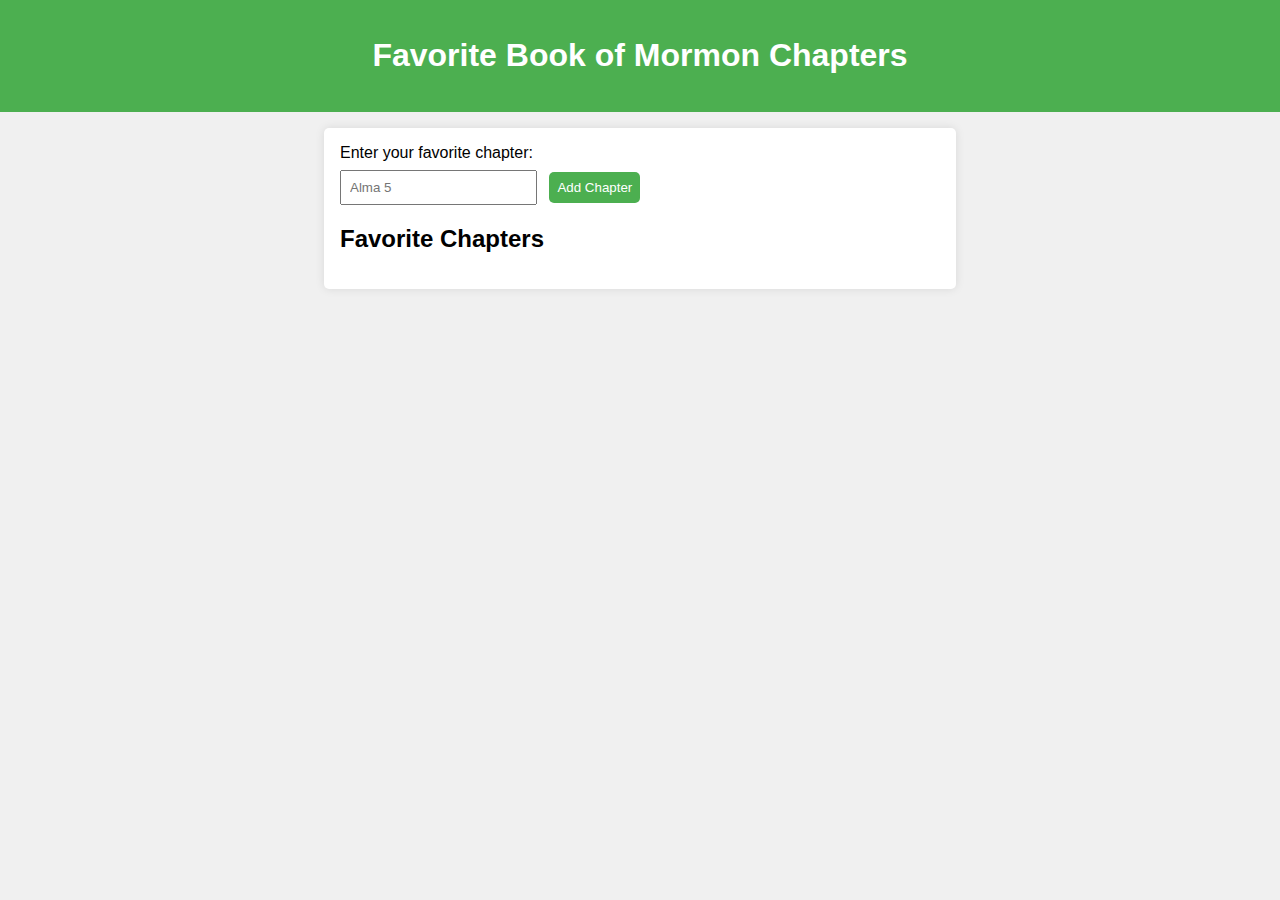
<file: week02/bom.html>
<!DOCTYPE html>
<html lang="en">
<head>
  <meta charset="UTF-8">
  <meta name="viewport" content="width=device-width, initial-scale=1.0">
  <title>Book of Mormon Chapters</title>
  <link rel="stylesheet" href="styles/bom.css">
</head>
<body>
  <header>
    <h1>Favorite Book of Mormon Chapters</h1>
  </header>
  <main>
    <section>
      <label for="favchap">Enter your favorite chapter:</label>
      <input type="text" id="favchap" placeholder="Alma 5">
      <button>Add Chapter</button>
    </section>
    <section>
      <h2>Favorite Chapters</h2>
      <ul id="chapterList"></ul>
    </section>
  </main>
  <script src="scripts/bom.js"></script>
</body>
</html>
</file>
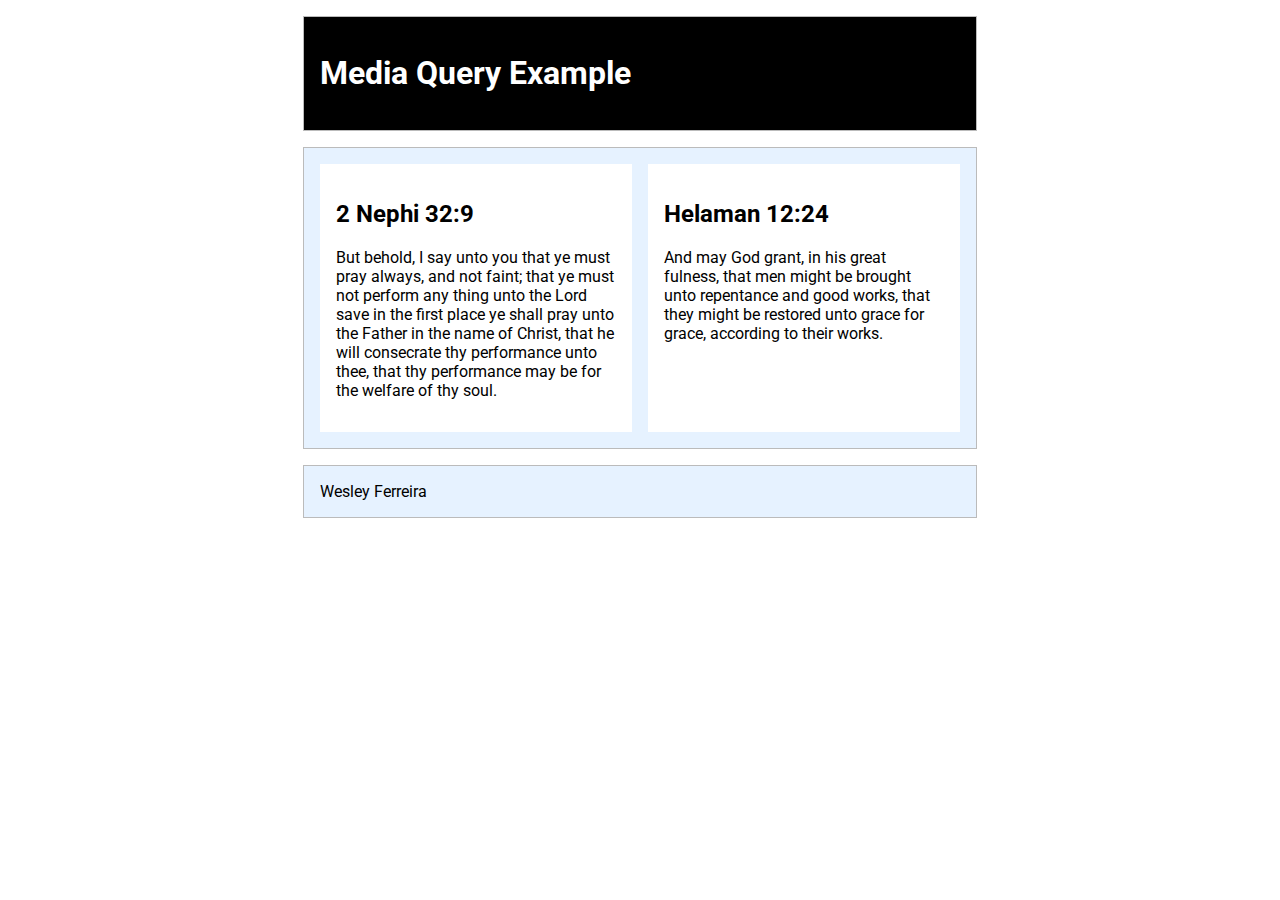
<file: week02/media-query.html>
<!DOCTYPE html>
<html lang="en">
<head>
  <meta charset="utf-8">
  <meta name="viewport" content="width=device-width, initial-scale=1.0">
  <title>WDD 131 - Media Query Example</title>
  <meta name="description" content="Media query learning activity example page.">
  <meta name="author" content="[Your Full Name]">
  <link rel="preconnect" href="https://fonts.googleapis.com">
  <link rel="preconnect" href="https://fonts.gstatic.com" crossorigin>
  <link href="https://fonts.googleapis.com/css2?family=Roboto&display=swap" rel="stylesheet">
  <link rel="stylesheet" href="styles/media-query.css">
  <link rel="stylesheet" href="styles/media-query-large.css">
</head>
<body>
  <header>
    <h1>Media Query Example</h1>
  </header>
  <main>
    <section>
      <h2>2 Nephi 32:9</h2>
      <p>But behold, I say unto you that ye must pray always, and not faint; that ye must not perform any thing unto the Lord save in the first place ye shall pray unto the Father in the name of Christ, that he will consecrate thy performance unto thee, that thy performance may be for the welfare of thy soul.</p>
    </section>
    <section>
      <h2>Helaman 12:24</h2>
      <p>And may God grant, in his great fulness, that men might be brought unto repentance and good works, that they might be restored unto grace for grace, according to their works.</p>
    </section>
  </main>
  <footer>
    Wesley Ferreira
  </footer>
</body>
</html>
</file>
<file: styles/base.css>
body {
    font-family: 'Roboto', sans-serif;
    margin: 0;
    padding: 0;
    background-color: #f4f4f4;
}

header {
    width: 100%;
    background-color: #2b3e50;
    color: #ffffff;
    padding: 20px 0;
    text-align: center;
}

header h1 {
    margin: 0;
    font-size: 24px;
}

header h1 span {
    color: #ffd700;
    /* Custom color for your name */
}

nav {
    background-color: #333;
}

nav ul {
    list-style: none;
    padding: 0;
    margin: 0;
    display: flex;
    justify-content: center;
}

nav li {
    margin: 0 10px;
}

nav a {
    color: #ffffff;
    text-decoration: none;
    padding: 10px 20px;
    display: block;
    transition: background-color 0.3s;
}

nav a:hover {
    background-color: #555;
}

.main-grid {
    display: grid;
    grid-template-columns: 2fr 1fr;
    /* Two columns, wider for main content */
    gap: 20px;
    width: 80%;
    max-width: 1200px;
    margin: 20px auto;
}

.card {
    background-color: #ffffff;
    padding: 20px;
    border: 1px solid #ddd;
    border-radius: 8px;
    box-shadow: 0 2px 4px rgba(0, 0, 0, 0.1);
}

.card h2 {
    margin-top: 0;
    background-color: #2b3e50;
    color: #ffffff;
    padding: 10px;
    border-radius: 5px;
}

.card .content {
    display: flex;
    align-items: flex-start;
}

.card .content img {
    max-width: 150px;
    /* Set a maximum width for the images */
    height: auto;
    margin-left: 20px;
    /* Space between the text and image */
    border-radius: 5px;
}

.card .content img.flag {
    margin-left: 20px;
    /* Space between the flag image and the text */
}

.links ul {
    list-style: none;
    padding: 0;
}

.links ul li {
    margin: 10px 0;
}

.links ul li a {
    text-decoration: none;
    color: #2b3e50;
    transition: color 0.3s;
}

.links ul li a:hover {
    color: #ffd700;
}

footer {
    width: 100%;
    background-color: #2b3e50;
    color: #ffffff;
    text-align: center;
    padding: 20px 0;
    margin-top: 20px;
}

footer p {
    margin: 5px 0;
}

footer span {
    display: inline-block;
    margin: 0 5px;
}

#lastModified {
    color: #ffd700;
    /* Custom color for the last modified text */
}
</file>
<file: styles/style.css>
body {
    font-family: Arial, sans-serif;
    background-color: #f4f4f4;
    color: #333;
}

header, main, footer {
    margin: 20px;
    padding: 20px;
    background-color: #fff;
    border-radius: 8px;
    box-shadow: 0 2px 4px rgba(0, 0, 0, 0.1);
}

header {
    background-color: #4CAF50;
    color: white;
}

form {
    display: flex;
    flex-direction: column;
}

div {
    margin-bottom: 15px;
}

label {
    display: block;
    margin-bottom: 5px;
}

input, select, textarea {
    padding: 10px;
    font-size: 1em;
    width: 100%;
    box-sizing: border-box;
}

input[type="submit"] {
    background-color: #4CAF50;
    color: white;
    border: none;
    cursor: pointer;
}

input[type="submit"]:hover {
    background-color: #45a049;
}
</file>
<file: styles/styles.css>
body {
    font-family: Arial, sans-serif;
    margin: 0;
    padding: 0;
    background-color: #ffffff;
}

.hero {
    position: relative;
    text-align: center;
    color: #ffffff;
}

.hero img {
    width: 100%;
    height: auto;
}

.overlay {
    position: absolute;
    top: 0;
    left: 0;
    right: 0;
    bottom: 0;
    display: flex;
    flex-direction: column;
    align-items: center;
    justify-content: space-between;
    padding: 20px;
    justify-content: space-between; /* Ensures space between title and content */
    padding-bottom: 60px; /* Adds space above the footer */

}

h1 {
    font-size: 3em;
    background-color: #d71a1b;
    padding: 10px 20px;
    margin: 0;
}

.data, .weather {
    background-color: rgba(0, 128, 0, 0.9);
    padding: 15px;
    margin: 10px;
    border-radius: 8px;
    color: white;
    text-align: left;
    max-width: 300px;
}

.weather-icon {
    font-size: 1.2em;
    margin-left: 5px;
}

.weather {
    background-color: rgba(0, 128, 0, 0.9);
    padding: 10px;
    margin: 10px;
    border-radius: 8px;
    color: white;
    text-align: left;
    max-width: 250px;
    align-self: flex-end; /* Aligns the weather section to the bottom */
}

footer {
    background-color: #d71a1b;
    color: white;
    text-align: center;
    padding: 10px 0;
    font-size: 0.9em;
}

@media (max-width: 768px) {
    .overlay {
        flex-direction: column;
    }

    h1 {
        font-size: 2em;
        padding: 5px 10px;
    }
}
</file>
<file: styles/temples-large.css>
/* Additional styles for larger screens */
header {
    display: flex;
    justify-content: space-between;
    align-items: center;
}

nav ul {
    flex-direction: row;
}

nav ul li {
    margin: 0;
}

.main {
    max-width: 800px;
    /* Example width for larger view */
    margin: 0 auto;
    /* Center align */
}

.temples-grid {
    grid-template-columns: repeat(auto-fit, minmax(250px, 1fr));
}
</file>
<file: week02/styles/bom.css>
body {
    font-family: Arial, sans-serif;
    background-color: #f0f0f0;
    margin: 0;
    padding: 0;
    display: flex;
    flex-direction: column;
    align-items: center;
  }
  
  header {
    background-color: #4CAF50;
    color: white;
    padding: 1rem;
    width: 100%;
    text-align: center;
  }
  
  main {
    background-color: white;
    padding: 1rem;
    margin: 1rem;
    border-radius: 5px;
    box-shadow: 0 0 10px rgba(0, 0, 0, 0.1);
    max-width: 600px;
    width: 100%;
  }
  
  section {
    margin-bottom: 1rem;
  }
  
  label {
    display: block;
    margin-bottom: 0.5rem;
  }
  
  input {
    padding: 0.5rem;
    margin-right: 0.5rem;
  }
  
  button {
    padding: 0.5rem;
    background-color: #4CAF50;
    color: white;
    border: none;
    border-radius: 5px;
    cursor: pointer;
  }
  
  button:hover {
    background-color: #45a049;
  }
  
  ul {
    list-style-type: none;
    padding: 0;
  }
  
  li {
    background-color: #e0e0e0;
    padding: 0.5rem;
    margin-bottom: 0.5rem;
    display: flex;
    justify-content: space-between;
    align-items: center;
  }
  
  li button {
    background-color: red;
    color: white;
    border: none;
    border-radius: 50%;
    cursor: pointer;
    padding: 0.5rem;
  }
  
  li button:hover {
    background-color: darkred;
  }
</file>
<file: week02/styles/media-query.css>
body {
    font-family: 'Roboto', sans-serif;
  }
  
  header, main, footer {
    max-width: 640px;
    margin: 1rem auto;
    border: 1px solid #bbb;
    padding: 1rem;
    background-color: #e6f2ff;
  }
  
  main {
    display: grid;
    grid-template-columns: 1fr;
    grid-gap: 1rem;
  }
  
  section {
    padding: 1rem;
    background-color: #fff;
  }
</file>
<file: week02/styles/media-query-large.css>
@media screen and (min-width: 500px) {
    header {
      background-color: black;
      color: white;
    }
  
    main {
      display: grid;
      grid-template-columns: 1fr 1fr;
    }
  }
</file>
<file: styles/css.css>
/* Reset some default styles */
* {
    margin: 0;
    padding: 0;
    box-sizing: border-box;
}

/* Body and General Settings */
body {
    font-family: Arial, sans-serif;
    background-color: #140c2c;
    color: #140c2c;
    line-height: 1.6;
    padding: 20px;
}

/* Header Styling */
header {
    background-color: #9a80e9;
    color: #140c2c;
    padding: 10px 0;
    text-align: center;
}

header h1 {
    font-family: 'Helvetica Neue', Helvetica, Arial, sans-serif;
    font-size: 2em;
    margin: 0;
}

/* Navigation Styling */
nav {
    background: white;
    color: #7e63c5;
    display: flex;
    justify-content: center;
    padding: 10px 0;
}

nav a {
    color: #140c2c;
    text-decoration: none;
    margin: 0 15px;
    font-family: 'Helvetica Neue', Helvetica, Arial, sans-serif;
}

nav a:hover {
    text-decoration: underline;
}

/* Main Content Area */
main {
    background: white;
    margin: 20px auto;
    padding: 20px;
    max-width: 800px;
    border-radius: 8px;
    box-shadow: 0 2px 4px rgba(0, 0, 0, 0.1);
}

/* Footer Styling */
footer {
    text-align: center;
    padding: 10px 0;
    background: #140c2c;
    color: white;
}

/* Form Styling */
form {
    display: flex;
    flex-direction: column;
}

form label {
    margin: 10px 0 5px;
}

form input[type="text"],
form input[type="email"],
form input[type="date"],
form textarea,
form select {
    padding: 10px;
    margin-bottom: 10px;
    border: 1px solid #ccc;
    border-radius: 4px;
}

form input[type="submit"] {
    background-color: #9a80e9;
    color: white;
    padding: 10px;
    border: none;
    border-radius: 4px;
    cursor: pointer;
    font-family: 'Helvetica Neue', Helvetica, Arial, sans-serif;
}

form input[type="submit"]:hover {
    background-color: #7e63c5;
}

/* Responsive Design */
@media (max-width: 600px) {
    header h1 {
        font-size: 1.5em;
    }

    nav {
        flex-direction: column;
    }

    nav a {
        margin: 5px 0;
    }

    main {
        margin: 10px;
        padding: 15px;
    }
}


#games-list div {
    margin: 20px 0;
    padding: 10px;
    background: white;
    border-radius: 8px;
    box-shadow: 0 2px 4px rgba(0, 0, 0, 0.1);
    text-align: center;
}

#games-list img {
    max-width: 100%;
    height: auto;
    border-radius: 8px;
    margin: 10px 0;
}

#games-list h3 {
    font-family: 'Helvetica Neue', Helvetica, Arial, sans-serif;
    color: #7e63c5;
}

#games-list p {
    text-align: left;
    color: #140c2c;
    font-family: Arial, sans-serif;
}
</file>
<file: styles/temples.css>
/* Reset and base styles */
body {
    font-family: 'Roboto', sans-serif;
    margin: 0;
    padding: 0;
}

header {
    background-color: #333;
    color: #fff;
    padding: 1rem;
    text-align: center;
}

nav ul {
    list-style-type: none;
    padding: 0;
    display: flex;
    justify-content: center;
}

nav ul li {
    margin: 0 10px;
}

nav ul li a {
    color: #fff;
    text-decoration: none;
    transition: color 0.3s ease;
}

nav ul li a:hover {
    color: #ff0;
    /* Change color on hover */
}

main {
    max-width: 100%;
    padding: 1rem;
}

.temples-grid {
    display: grid;
    grid-template-columns: 1fr;
    gap: 1rem;
}

figure {
    text-align: center;
}

figure img {
    max-width: 100%;
    height: auto;
}

footer {
    background-color: #333;
    color: #fff;
    text-align: center;
    padding: 1rem;
}
</file>
